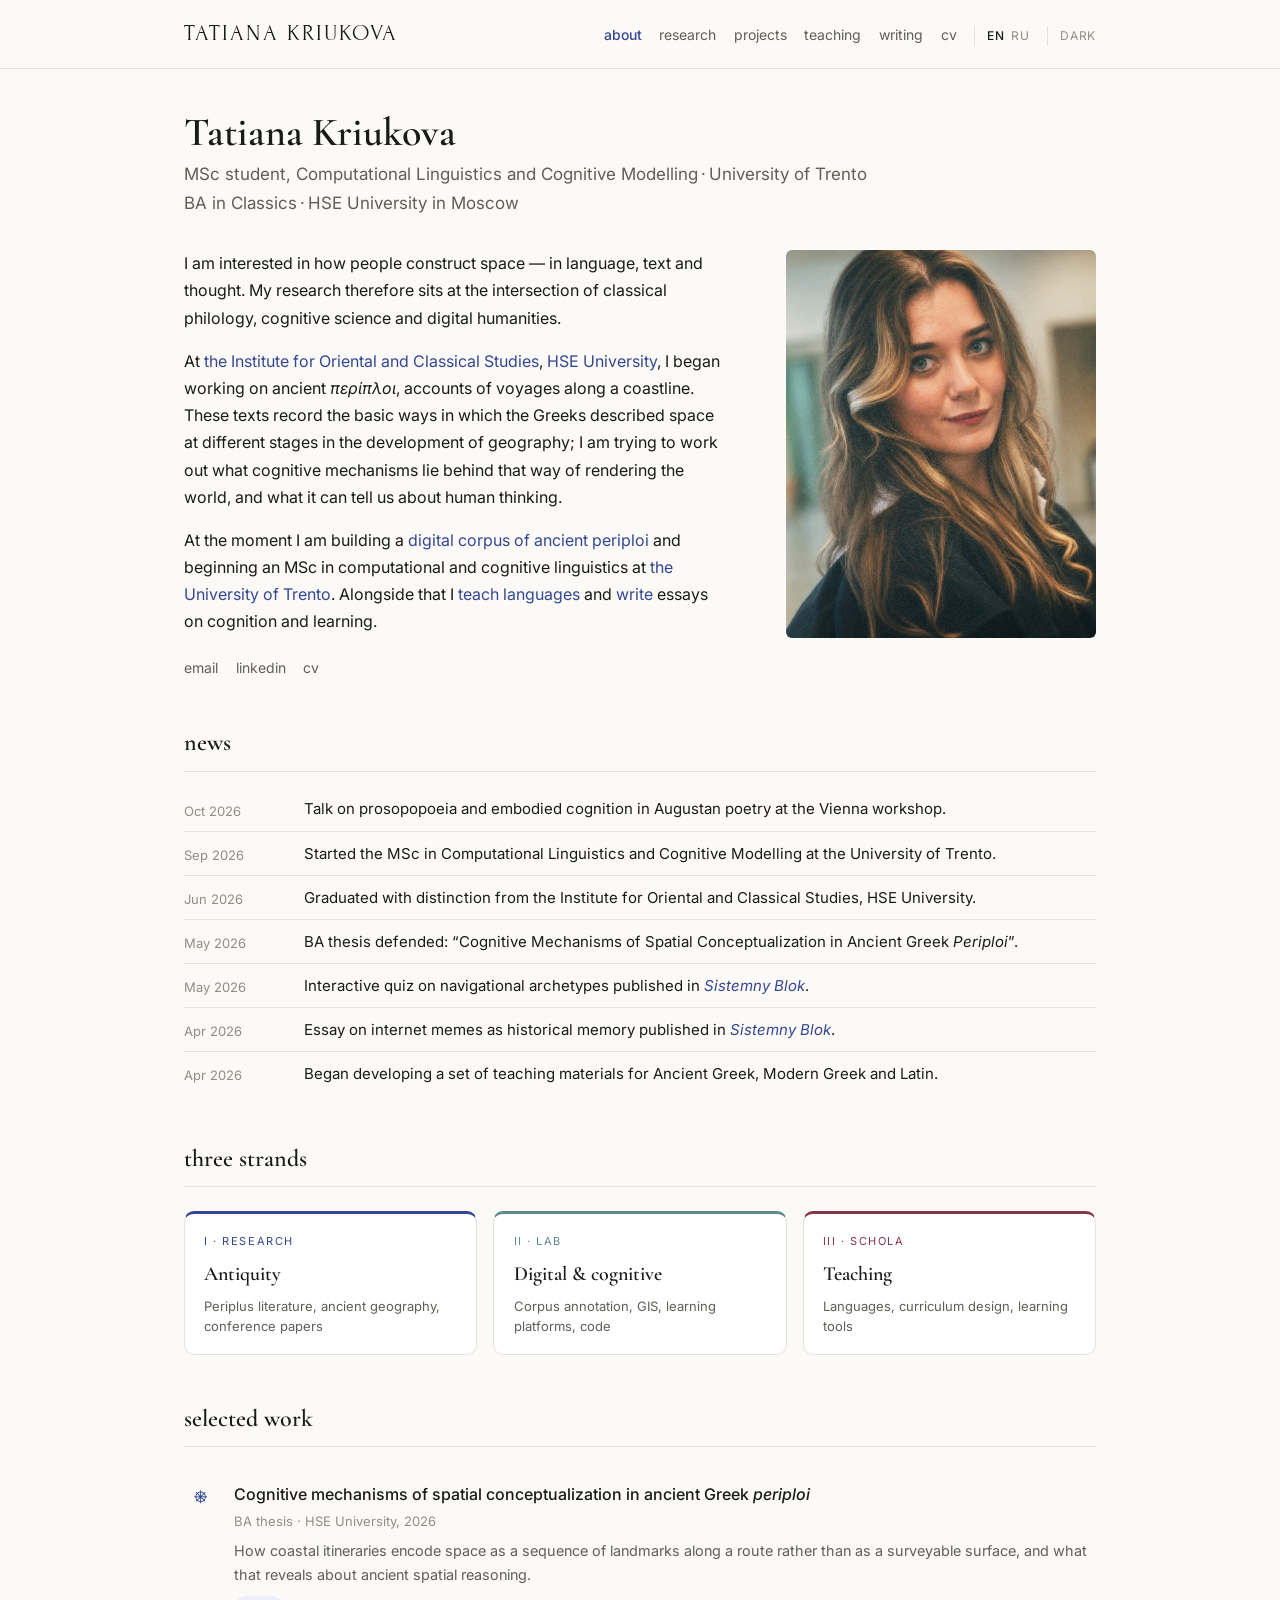
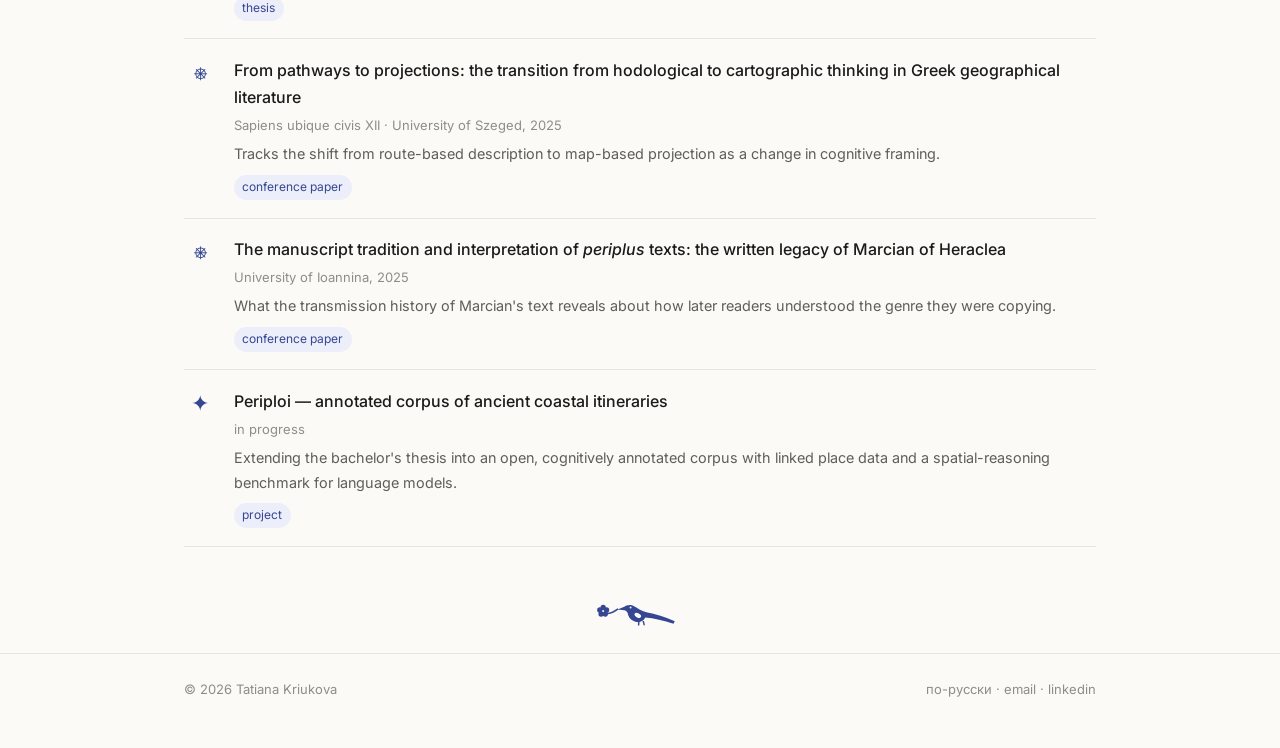
<file: index.html>
<!DOCTYPE html>
<html lang="en">
<head>
<meta charset="utf-8">
<meta name="viewport" content="width=device-width, initial-scale=1">
<title>Tatiana Kriukova — cognition, coastlines, and code</title>
<meta name="description" content="Classicist and computational linguist. Periplus literature, spatial cognition in ancient Greek geographical writing, digital humanities and language teaching.">
<link rel="canonical" href="https://takovaya.github.io/">
<meta name="google-site-verification" content="JOXgi3MDmleic7Cc4HvrXkIG1Qavcxxr2HMPaL16uUY" />
<link rel="alternate" hreflang="en" href="./">
<link rel="alternate" hreflang="ru" href="ru/">
<link rel="alternate" hreflang="x-default" href="https://takovaya.github.io/">
<link rel="preconnect" href="https://fonts.googleapis.com">
<link rel="preconnect" href="https://fonts.gstatic.com" crossorigin>
<link href="https://fonts.googleapis.com/css2?family=Cormorant+Garamond:wght@400;500;600&family=Forum&family=Inter:wght@400;500&display=swap" rel="stylesheet">
<link rel="stylesheet" href="assets/css/style.css">
<script src="assets/js/theme.js"></script>
</head>
<body class="branch-research">

<header class="site-head">
  <div class="wrap">
    <a class="brand" href="./">TATIANA KRIUKOVA</a>
    <nav class="nav">
      <a class="here" href="./">about</a>
      <a href="research.html">research</a>
      <a href="projects.html">projects</a>
      <a href="teaching.html">teaching</a>
      <a href="blog.html">writing</a>
      <a href="cv.html">cv</a>
      <span class="lang"><a class="on" href="./">en</a><a href="ru/" hreflang="ru">ru</a></span>
      <button class="theme" type="button" data-theme-toggle></button>
    </nav>
  </div>
</header>

<main class="wrap">

  <h1>Tatiana Kriukova</h1>
  <p class="lede">MSc student, Computational Linguistics and Cognitive Modelling&thinsp;·&thinsp;University of Trento<br>
  BA in Classics&thinsp;·&thinsp;HSE University in Moscow</p>

  <div class="intro">
    <div>
      <p>I am interested in how people construct space — in language, text and thought. My research therefore sits at the intersection of classical philology, cognitive science and digital humanities.</p>
      <p>At <a href="https://iocs.hse.ru/en/">the Institute for Oriental and Classical Studies</a>, <a href="https://www.hse.ru/en/">HSE University</a>, I began working on ancient <em>περίπλοι</em>, accounts of voyages along a coastline. These texts record the basic ways in which the Greeks described space at different stages in the development of geography; I am trying to work out what cognitive mechanisms lie behind that way of rendering the world, and what it can tell us about human thinking.</p>
      <p>At the moment I am building a <a href="projects.html">digital corpus of ancient periploi</a> and beginning an MSc in computational and cognitive linguistics at <a href="https://www.unitn.it/en">the University of Trento</a>. Alongside that I <a href="teaching.html">teach languages</a> and <a href="blog.html">write</a> essays on cognition and learning.</p>
      <div class="links">
        <a href="mailto:ich@takovaya.ru">email</a>
        <a href="https://www.linkedin.com/in/tatiana-kriukova-4731b1351/">linkedin</a>
        <a href="cv.html">cv</a>
      </div>
    </div>
    <img class="portrait" src="assets/img/portrait.jpg" alt="Portrait of Tatiana Kriukova">
  </div>

  <h2>news</h2>
  <ul class="news">
    <li><time>Oct 2026</time><span>Talk on prosopopoeia and embodied cognition in Augustan poetry at the Vienna workshop.</span></li>
    <li><time>Sep 2026</time><span>Started the MSc in Computational Linguistics and Cognitive Modelling at the University of Trento.</span></li>
    <li><time>Jun 2026</time><span>Graduated with distinction from the Institute for Oriental and Classical Studies, HSE University.</span></li>
    <li><time>May 2026</time><span>BA thesis defended: “Cognitive Mechanisms of Spatial Conceptualization in Ancient Greek <em>Periploi</em>”.</span></li>
    <li><time>May 2026</time><span>Interactive quiz on navigational archetypes published in <a href="https://sysblok.ru/test/test-vy-orientiruetes-v-prostranstve-kak-odissej-ili-kak-jandeks-karty/"><em>Sistemny Blok</em></a>.</span></li>
    <li><time>Apr 2026</time><span>Essay on internet memes as historical memory published in <a href="https://sysblok.ru/history/memory-pochemu-memy-jeto-tozhe-istoricheskaja-pamjat/"><em>Sistemny Blok</em></a>.</span></li>
    <li><time>Apr 2026</time><span>Began developing a set of teaching materials for Ancient Greek, Modern Greek and Latin.</span></li>
  </ul>

  <h2>three strands</h2>
  <div class="branches">
    <a class="branch b-research" href="research.html">
      <div class="k">I · research</div>
      <div class="t">Antiquity</div>
      <div class="d">Periplus literature, ancient geography, conference papers</div>
    </a>
    <a class="branch b-lab" href="projects.html">
      <div class="k">II · lab</div>
      <div class="t">Digital &amp; cognitive</div>
      <div class="d">Corpus annotation, GIS, learning platforms, code</div>
    </a>
    <a class="branch b-schola" href="teaching.html">
      <div class="k">III · schola</div>
      <div class="t">Teaching</div>
      <div class="d">Languages, curriculum design, learning tools</div>
    </a>
  </div>

  <h2>selected work</h2>

  <div class="entry">
    <div class="thumb" aria-hidden="true">⎈</div>
    <div>
      <p class="t">Cognitive mechanisms of spatial conceptualization in ancient Greek <em>periploi</em></p>
      <p class="m">BA thesis · HSE University, 2026</p>
      <p class="s">How coastal itineraries encode space as a sequence of landmarks along a route rather than as a surveyable surface, and what that reveals about ancient spatial reasoning.</p>
      <div class="tags"><span class="tag">thesis</span></div>
    </div>
  </div>

  <div class="entry">
    <div class="thumb" aria-hidden="true">⎈</div>
    <div>
      <p class="t">From pathways to projections: the transition from hodological to cartographic thinking in Greek geographical literature</p>
      <p class="m">Sapiens ubique civis XII · University of Szeged, 2025</p>
      <p class="s">Tracks the shift from route-based description to map-based projection as a change in cognitive framing.</p>
      <div class="tags"><span class="tag">conference paper</span></div>
    </div>
  </div>

  <div class="entry">
    <div class="thumb" aria-hidden="true">⎈</div>
    <div>
      <p class="t">The manuscript tradition and interpretation of <em>periplus</em> texts: the written legacy of Marcian of Heraclea</p>
      <p class="m">University of Ioannina, 2025</p>
      <p class="s">What the transmission history of Marcian's text reveals about how later readers understood the genre they were copying.</p>
      <div class="tags"><span class="tag">conference paper</span></div>
    </div>
  </div>

  <div class="entry">
    <div class="thumb" aria-hidden="true">✦</div>
    <div>
      <p class="t">Periploi — annotated corpus of ancient coastal itineraries</p>
      <p class="m">in progress</p>
      <p class="s">Extending the bachelor's thesis into an open, cognitively annotated corpus with linked place data and a spatial-reasoning benchmark for language models.</p>
      <div class="tags"><span class="tag">project</span></div>
    </div>
  </div>

  <div class="rule" aria-hidden="true"></div>

</main>

<footer class="site-foot">
  <div class="wrap">
    <span>© 2026 Tatiana Kriukova</span>
    <span><a href="ru/">по-русски</a> · <a href="mailto:ich@takovaya.ru">email</a> · <a href="https://www.linkedin.com/in/tatiana-kriukova-4731b1351/">linkedin</a></span>
  </div>
</footer>

</body>
</html>
</file>
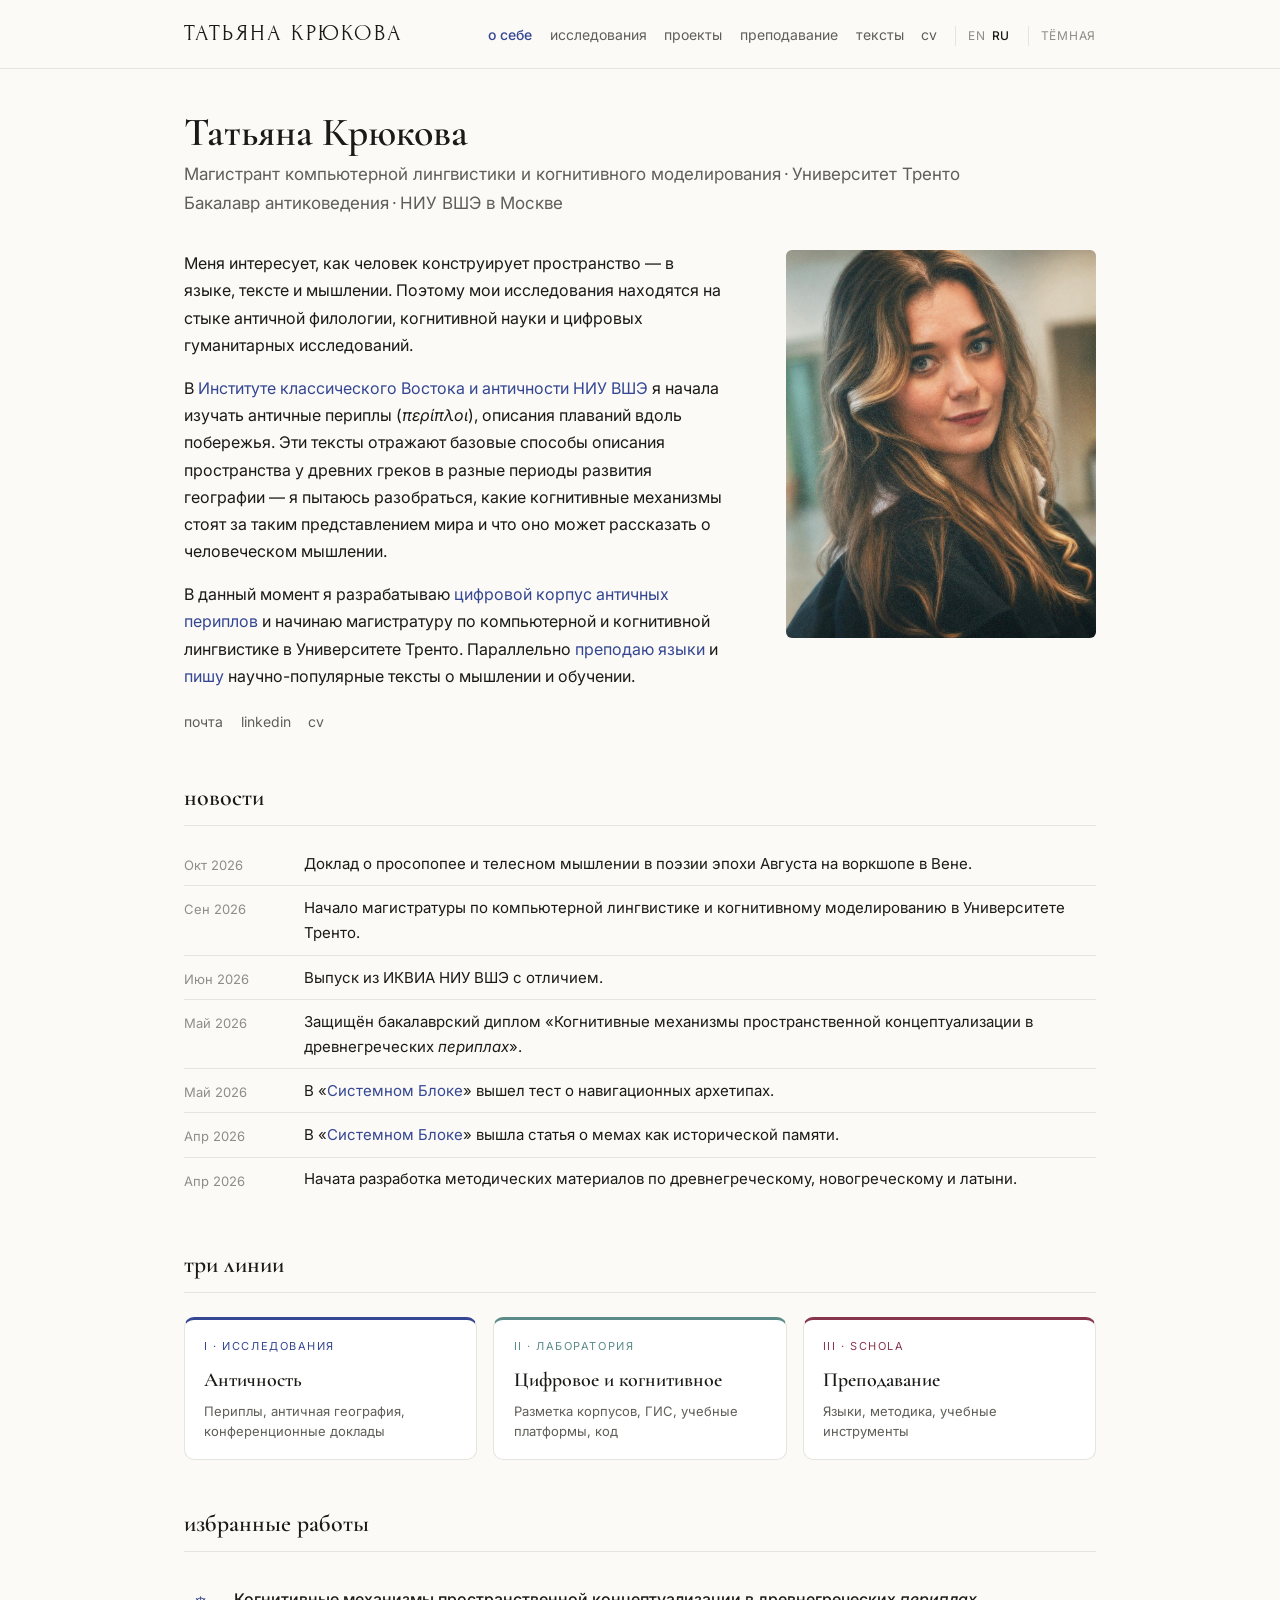
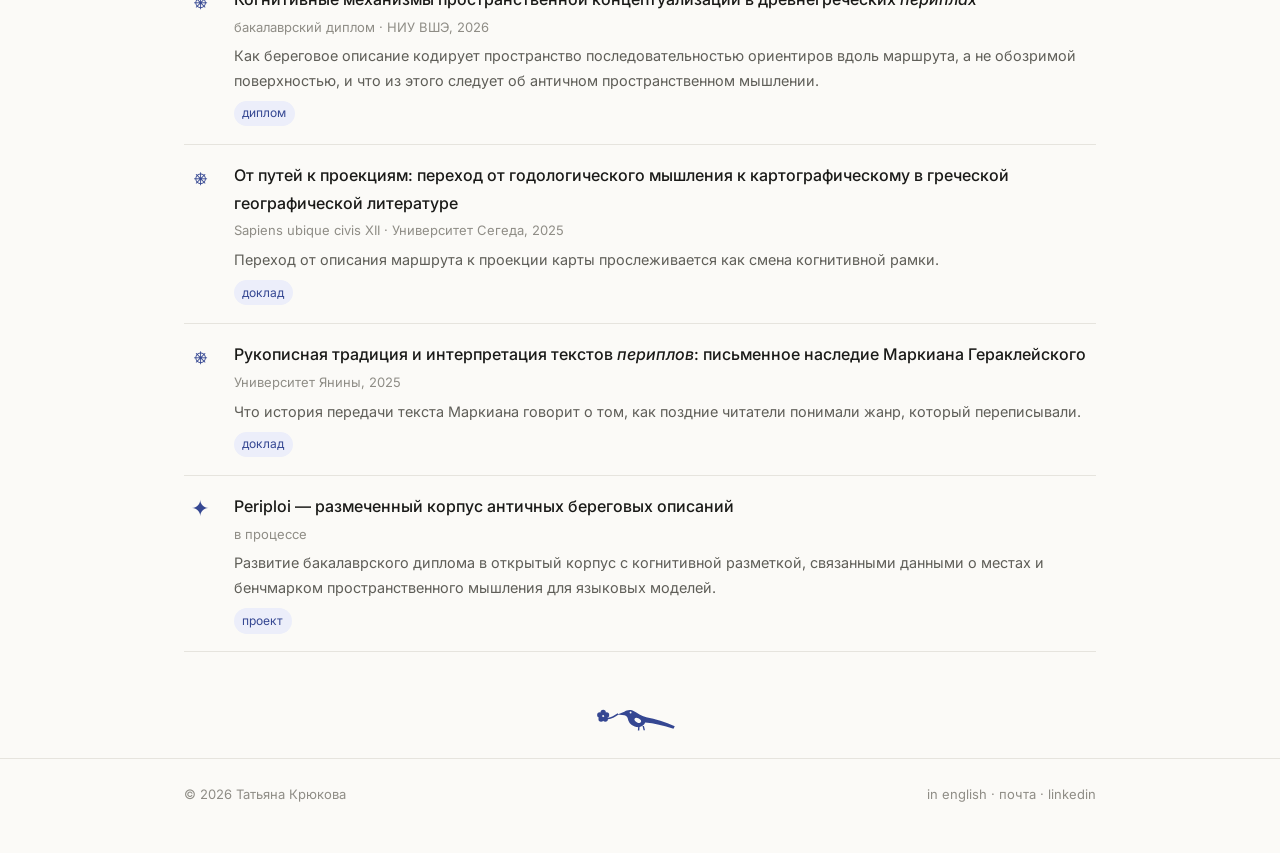
<file: ru/index.html>
<!DOCTYPE html>
<html lang="ru">
<head>
<meta charset="utf-8">
<meta name="viewport" content="width=device-width, initial-scale=1">
<title>Татьяна Крюкова – познание, берега и код</title>
<meta name="description" content="Антиковед и компьютерный лингвист. Периплы, пространственное мышление в античной географической литературе, цифровые методы и преподавание языков.">
<link rel="canonical" href="https://takovaya.github.io/ru/">
<link rel="canonical" href="https://takovaya.github.io/ru/">
<link rel="alternate" hreflang="en" href="../index.html">
<link rel="alternate" hreflang="ru" href="index.html">
<link rel="alternate" hreflang="x-default" href="https://takovaya.github.io/">
<link rel="preconnect" href="https://fonts.googleapis.com">
<link rel="preconnect" href="https://fonts.gstatic.com" crossorigin>
<link href="https://fonts.googleapis.com/css2?family=Cormorant+Garamond:wght@400;500;600&family=Forum&family=Inter:wght@400;500&display=swap" rel="stylesheet">
<link rel="stylesheet" href="../assets/css/style.css">
<script src="../assets/js/theme.js"></script>
</head>
<body class="branch-research">

<header class="site-head">
  <div class="wrap">
    <a class="brand" href="index.html">ТАТЬЯНА КРЮКОВА</a>
    <nav class="nav">
      <a class="here" href="index.html">о себе</a>
      <a href="research.html">исследования</a>
      <a href="projects.html">проекты</a>
      <a href="teaching.html">преподавание</a>
      <a href="blog.html">тексты</a>
      <a href="cv.html">cv</a>
      <span class="lang"><a href="../index.html" hreflang="en">en</a><a class="on" href="index.html">ru</a></span>
      <button class="theme" type="button" data-theme-toggle></button>
    </nav>
  </div>
</header>

<main class="wrap">

  <h1>Татьяна Крюкова</h1>
  <p class="lede">Магистрант компьютерной лингвистики и когнитивного моделирования&thinsp;·&thinsp;Университет Тренто<br>
  Бакалавр антиковедения&thinsp;·&thinsp;НИУ ВШЭ в Москве</p>

  <div class="intro">
    <div>
      <p>Меня интересует, как человек конструирует пространство — в языке, тексте и мышлении. Поэтому мои исследования находятся на стыке античной филологии, когнитивной науки и цифровых гуманитарных исследований.</p>
      <p>В <a href="https://iocs.hse.ru/">Институте классического Востока и античности</a> <a href="https://www.hse.ru/">НИУ ВШЭ</a> я начала изучать античные периплы (<em>περίπλοι</em>), описания плаваний вдоль побережья. Эти тексты отражают базовые способы описания пространства у древних греков в разные периоды развития географии — я пытаюсь разобраться, какие когнитивные механизмы стоят за таким представлением мира и что оно может рассказать о человеческом мышлении.</p>
      <p>В данный момент я разрабатываю <a href="projects.html">цифровой корпус античных периплов</a> и начинаю магистратуру по компьютерной и когнитивной лингвистике в Университете Тренто. Параллельно <a href="teaching.html">преподаю языки</a> и <a href="blog.html">пишу</a> научно-популярные тексты о мышлении и обучении.</p>
      <div class="links">
        <a href="mailto:ich@takovaya.ru">почта</a>
        <a href="https://www.linkedin.com/in/tatiana-kriukova-4731b1351/">linkedin</a>
        <a href="cv.html">cv</a>
      </div>
    </div>
    <img class="portrait" src="../assets/img/portrait.jpg" alt="Портрет Татьяны Крюковой">
  </div>

  <h2>новости</h2>
  <ul class="news">
    <li><time>Окт 2026</time><span>Доклад о просопопее и телесном мышлении в поэзии эпохи Августа на воркшопе в Вене.</span></li>
    <li><time>Сен 2026</time><span>Начало магистратуры по компьютерной лингвистике и когнитивному моделированию в Университете Тренто.</span></li>
    <li><time>Июн 2026</time><span>Выпуск из ИКВИА НИУ ВШЭ с отличием.</span></li>
    <li><time>Май 2026</time><span>Защищён бакалаврский диплом «Когнитивные механизмы пространственной концептуализации в древнегреческих <em>периплах</em>».</span></li>
    <li><time>Май 2026</time><span>В «<a href="https://sysblok.ru/test/test-vy-orientiruetes-v-prostranstve-kak-odissej-ili-kak-jandeks-karty/">Системном Блоке</a>» вышел тест о навигационных архетипах.</span></li>
    <li><time>Апр 2026</time><span>В «<a href="https://sysblok.ru/history/memory-pochemu-memy-jeto-tozhe-istoricheskaja-pamjat/">Системном Блоке</a>» вышла статья о мемах как исторической памяти.</span></li>
    <li><time>Апр 2026</time><span>Начата разработка методических материалов по древнегреческому, новогреческому и латыни.</span></li>
  </ul>

  <h2>три линии</h2>
  <div class="branches">
    <a class="branch b-research" href="research.html">
      <div class="k">I · исследования</div>
      <div class="t">Античность</div>
      <div class="d">Периплы, античная география, конференционные доклады</div>
    </a>
    <a class="branch b-lab" href="projects.html">
      <div class="k">II · лаборатория</div>
      <div class="t">Цифровое и когнитивное</div>
      <div class="d">Разметка корпусов, ГИС, учебные платформы, код</div>
    </a>
    <a class="branch b-schola" href="teaching.html">
      <div class="k">III · schola</div>
      <div class="t">Преподавание</div>
      <div class="d">Языки, методика, учебные инструменты</div>
    </a>
  </div>

  <h2>избранные работы</h2>

  <div class="entry">
    <div class="thumb" aria-hidden="true">⎈</div>
    <div>
      <p class="t">Когнитивные механизмы пространственной концептуализации в древнегреческих <em>периплах</em></p>
      <p class="m">бакалаврский диплом · НИУ ВШЭ, 2026</p>
      <p class="s">Как береговое описание кодирует пространство последовательностью ориентиров вдоль маршрута, а не обозримой поверхностью, и что из этого следует об античном пространственном мышлении.</p>
      <div class="tags"><span class="tag">диплом</span></div>
    </div>
  </div>

  <div class="entry">
    <div class="thumb" aria-hidden="true">⎈</div>
    <div>
      <p class="t">От путей к проекциям: переход от годологического мышления к картографическому в греческой географической литературе</p>
      <p class="m">Sapiens ubique civis XII · Университет Сегеда, 2025</p>
      <p class="s">Переход от описания маршрута к проекции карты прослеживается как смена когнитивной рамки.</p>
      <div class="tags"><span class="tag">доклад</span></div>
    </div>
  </div>

  <div class="entry">
    <div class="thumb" aria-hidden="true">⎈</div>
    <div>
      <p class="t">Рукописная традиция и интерпретация текстов <em>периплов</em>: письменное наследие Маркиана Гераклейского</p>
      <p class="m">Университет Янины, 2025</p>
      <p class="s">Что история передачи текста Маркиана говорит о том, как поздние читатели понимали жанр, который переписывали.</p>
      <div class="tags"><span class="tag">доклад</span></div>
    </div>
  </div>

  <div class="entry">
    <div class="thumb" aria-hidden="true">✦</div>
    <div>
      <p class="t">Periploi — размеченный корпус античных береговых описаний</p>
      <p class="m">в процессе</p>
      <p class="s">Развитие бакалаврского диплома в открытый корпус с когнитивной разметкой, связанными данными о местах и бенчмарком пространственного мышления для языковых моделей.</p>
      <div class="tags"><span class="tag">проект</span></div>
    </div>
  </div>

  <div class="rule" aria-hidden="true"></div>

</main>

<footer class="site-foot">
  <div class="wrap">
    <span>© 2026 Татьяна Крюкова</span>
    <span><a href="../index.html">in english</a> · <a href="mailto:ich@takovaya.ru">почта</a> · <a href="https://www.linkedin.com/in/tatiana-kriukova-4731b1351/">linkedin</a></span>
  </div>
</footer>

</body>
</html>
</file>
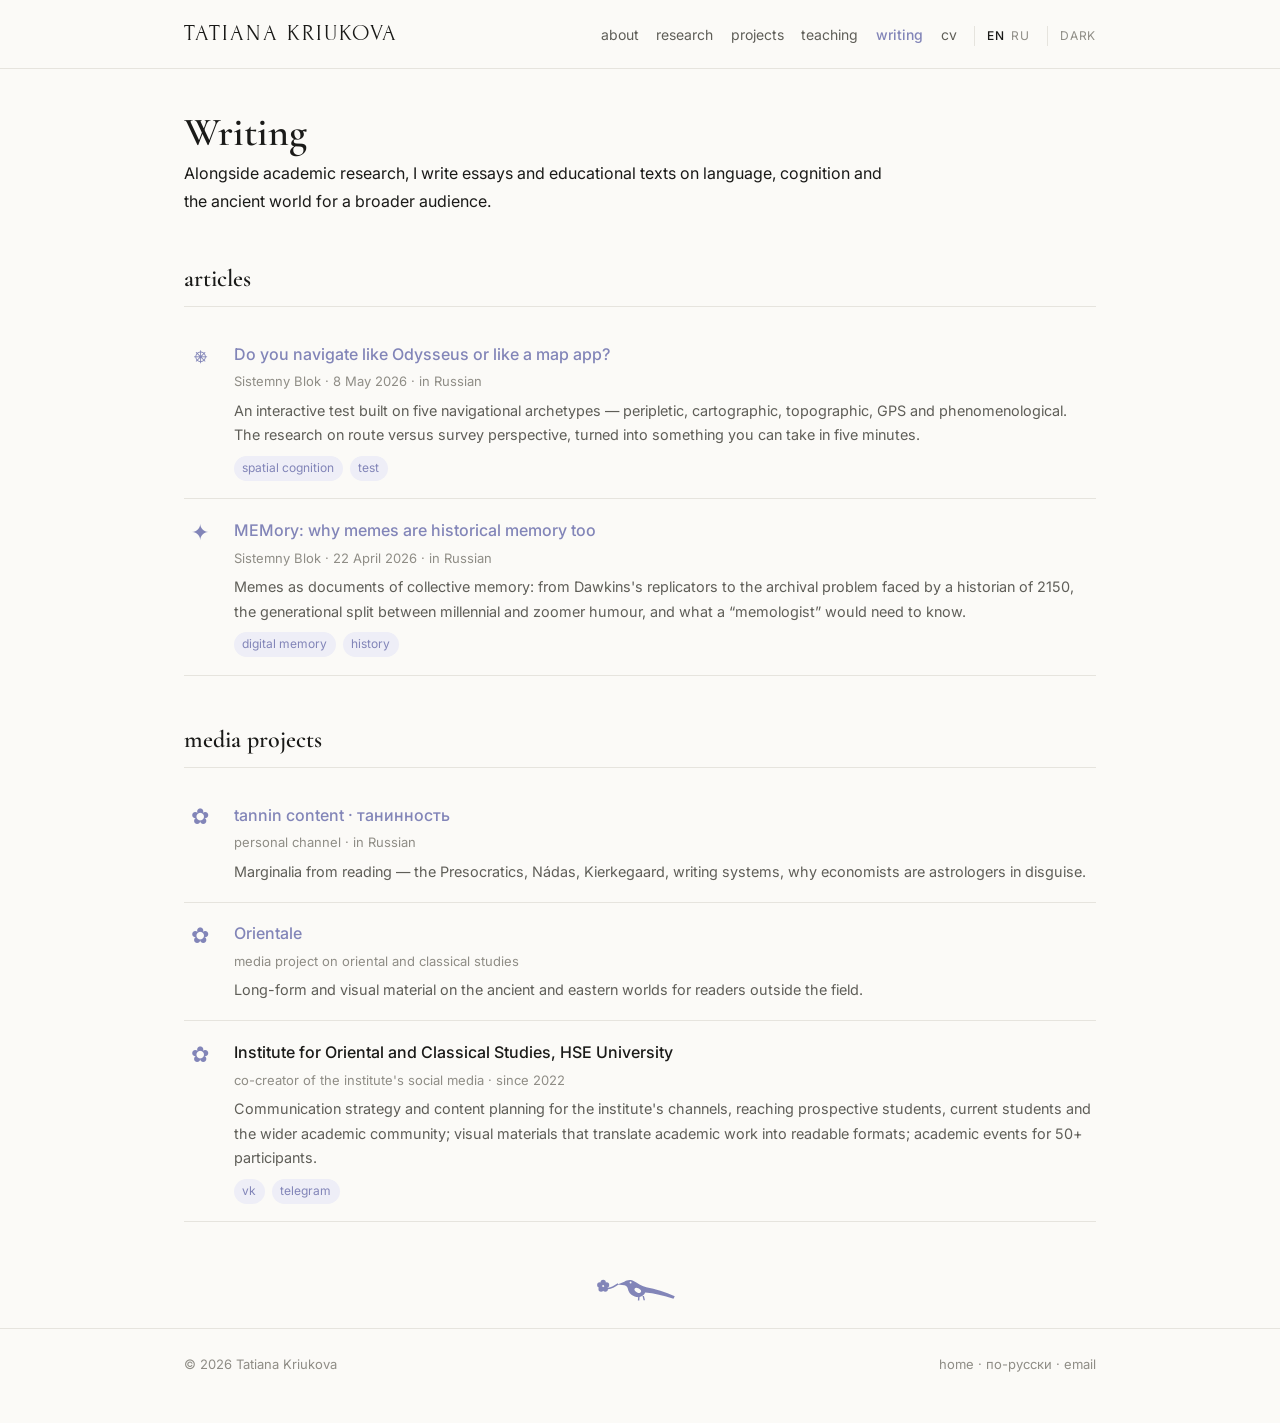
<file: blog.html>
<!DOCTYPE html>
<html lang="en">
<head>
<meta charset="utf-8">
<meta name="viewport" content="width=device-width, initial-scale=1">
<title>Writing — Tatiana Kriukova</title>
<meta name="description" content="Popular science writing on spatial thinking and digital memory, and media projects in classics and oriental studies.">
<link rel="canonical" href="https://takovaya.github.io/blog.html">
<link rel="alternate" hreflang="en" href="blog.html">
<link rel="alternate" hreflang="ru" href="ru/blog.html">
<link rel="alternate" hreflang="x-default" href="https://takovaya.github.io/blog.html">
<link rel="preconnect" href="https://fonts.googleapis.com">
<link rel="preconnect" href="https://fonts.gstatic.com" crossorigin>
<link href="https://fonts.googleapis.com/css2?family=Cormorant+Garamond:wght@400;500;600&family=Forum&family=Inter:wght@400;500&display=swap" rel="stylesheet">
<link rel="stylesheet" href="assets/css/style.css">
<script src="assets/js/theme.js"></script>
</head>
<body class="branch-writing">

<header class="site-head">
  <div class="wrap">
    <a class="brand" href="index.html">TATIANA KRIUKOVA</a>
    <nav class="nav">
      <a href="index.html">about</a>
      <a href="research.html">research</a>
      <a href="projects.html">projects</a>
      <a href="teaching.html">teaching</a>
      <a class="here" href="blog.html">writing</a>
      <a href="cv.html">cv</a>
      <span class="lang"><a class="on" href="blog.html">en</a><a href="ru/blog.html" hreflang="ru">ru</a></span>
      <button class="theme" type="button" data-theme-toggle></button>
    </nav>
  </div>
</header>

<main class="wrap">

  <h1>Writing</h1>
  <p>Alongside academic research, I write essays and educational texts on language, cognition and the ancient world for a broader audience.</p>

  <h2>articles</h2>

  <div class="entry">
    <div class="thumb" aria-hidden="true">⎈</div>
    <div>
      <p class="t"><a href="https://sysblok.ru/test/test-vy-orientiruetes-v-prostranstve-kak-odissej-ili-kak-jandeks-karty/">Do you navigate like Odysseus or like a map app?</a></p>
      <p class="m">Sistemny Blok · 8 May 2026 · in Russian</p>
      <p class="s">An interactive test built on five navigational archetypes — peripletic, cartographic, topographic, GPS and phenomenological. The research on route versus survey perspective, turned into something you can take in five minutes.</p>
      <div class="tags"><span class="tag">spatial cognition</span><span class="tag">test</span></div>
    </div>
  </div>

  <div class="entry">
    <div class="thumb" aria-hidden="true">✦</div>
    <div>
      <p class="t"><a href="https://sysblok.ru/history/memory-pochemu-memy-jeto-tozhe-istoricheskaja-pamjat/">MEMory: why memes are historical memory too</a></p>
      <p class="m">Sistemny Blok · 22 April 2026 · in Russian</p>
      <p class="s">Memes as documents of collective memory: from Dawkins's replicators to the archival problem faced by a historian of 2150, the generational split between millennial and zoomer humour, and what a “memologist” would need to know.</p>
      <div class="tags"><span class="tag">digital memory</span><span class="tag">history</span></div>
    </div>
  </div>

  <h2>media projects</h2>

  <div class="entry">
    <div class="thumb" aria-hidden="true">✿</div>
    <div>
      <p class="t"><a href="https://t.me/tanninost">tannin content · танинность</a></p>
      <p class="m">personal channel · in Russian</p>
      <p class="s">Marginalia from reading — the Presocratics, Nádas, Kierkegaard, writing systems, why economists are astrologers in disguise.</p>
    </div>
  </div>

  <div class="entry">
    <div class="thumb" aria-hidden="true">✿</div>
    <div>
      <p class="t"><a href="https://vk.ru/orienttale">Orientale</a></p>
      <p class="m">media project on oriental and classical studies</p>
      <p class="s">Long-form and visual material on the ancient and eastern worlds for readers outside the field.</p>
    </div>
  </div>

  <div class="entry">
    <div class="thumb" aria-hidden="true">✿</div>
    <div>
      <p class="t">Institute for Oriental and Classical Studies, HSE University</p>
      <p class="m">co-creator of the institute's social media · since 2022</p>
      <p class="s">Communication strategy and content planning for the institute's channels, reaching prospective students, current students and the wider academic community; visual materials that translate academic work into readable formats; academic events for 50+ participants.</p>
      <div class="tags"><a class="tag" href="https://vk.ru/iocs_hse">vk</a><a class="tag" href="https://t.me/iocs_hse">telegram</a></div>
    </div>
  </div>

  <div class="rule" aria-hidden="true"></div>

</main>

<footer class="site-foot">
  <div class="wrap">
    <span>© 2026 Tatiana Kriukova</span>
    <span><a href="index.html">home</a> · <a href="ru/blog.html">по-русски</a> · <a href="mailto:ich@takovaya.ru">email</a></span>
  </div>
</footer>

</body>
</html>
</file>
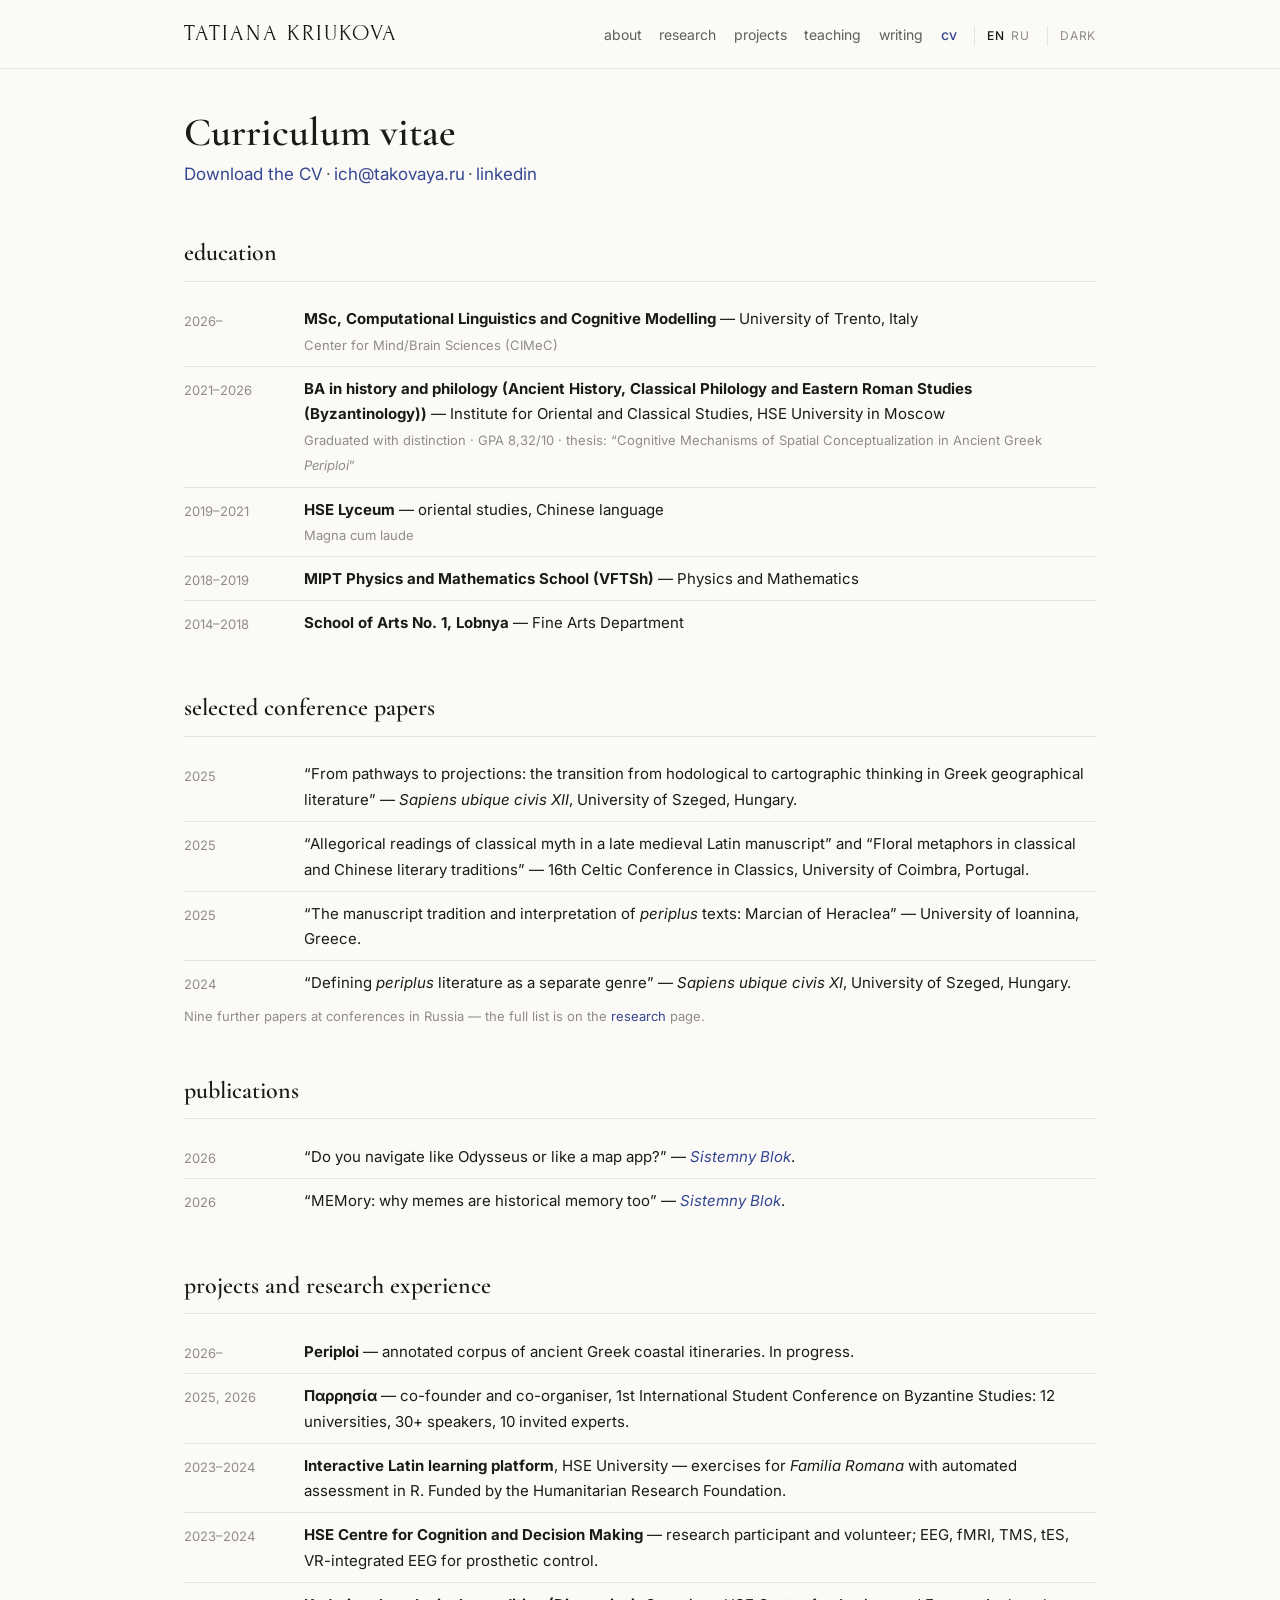
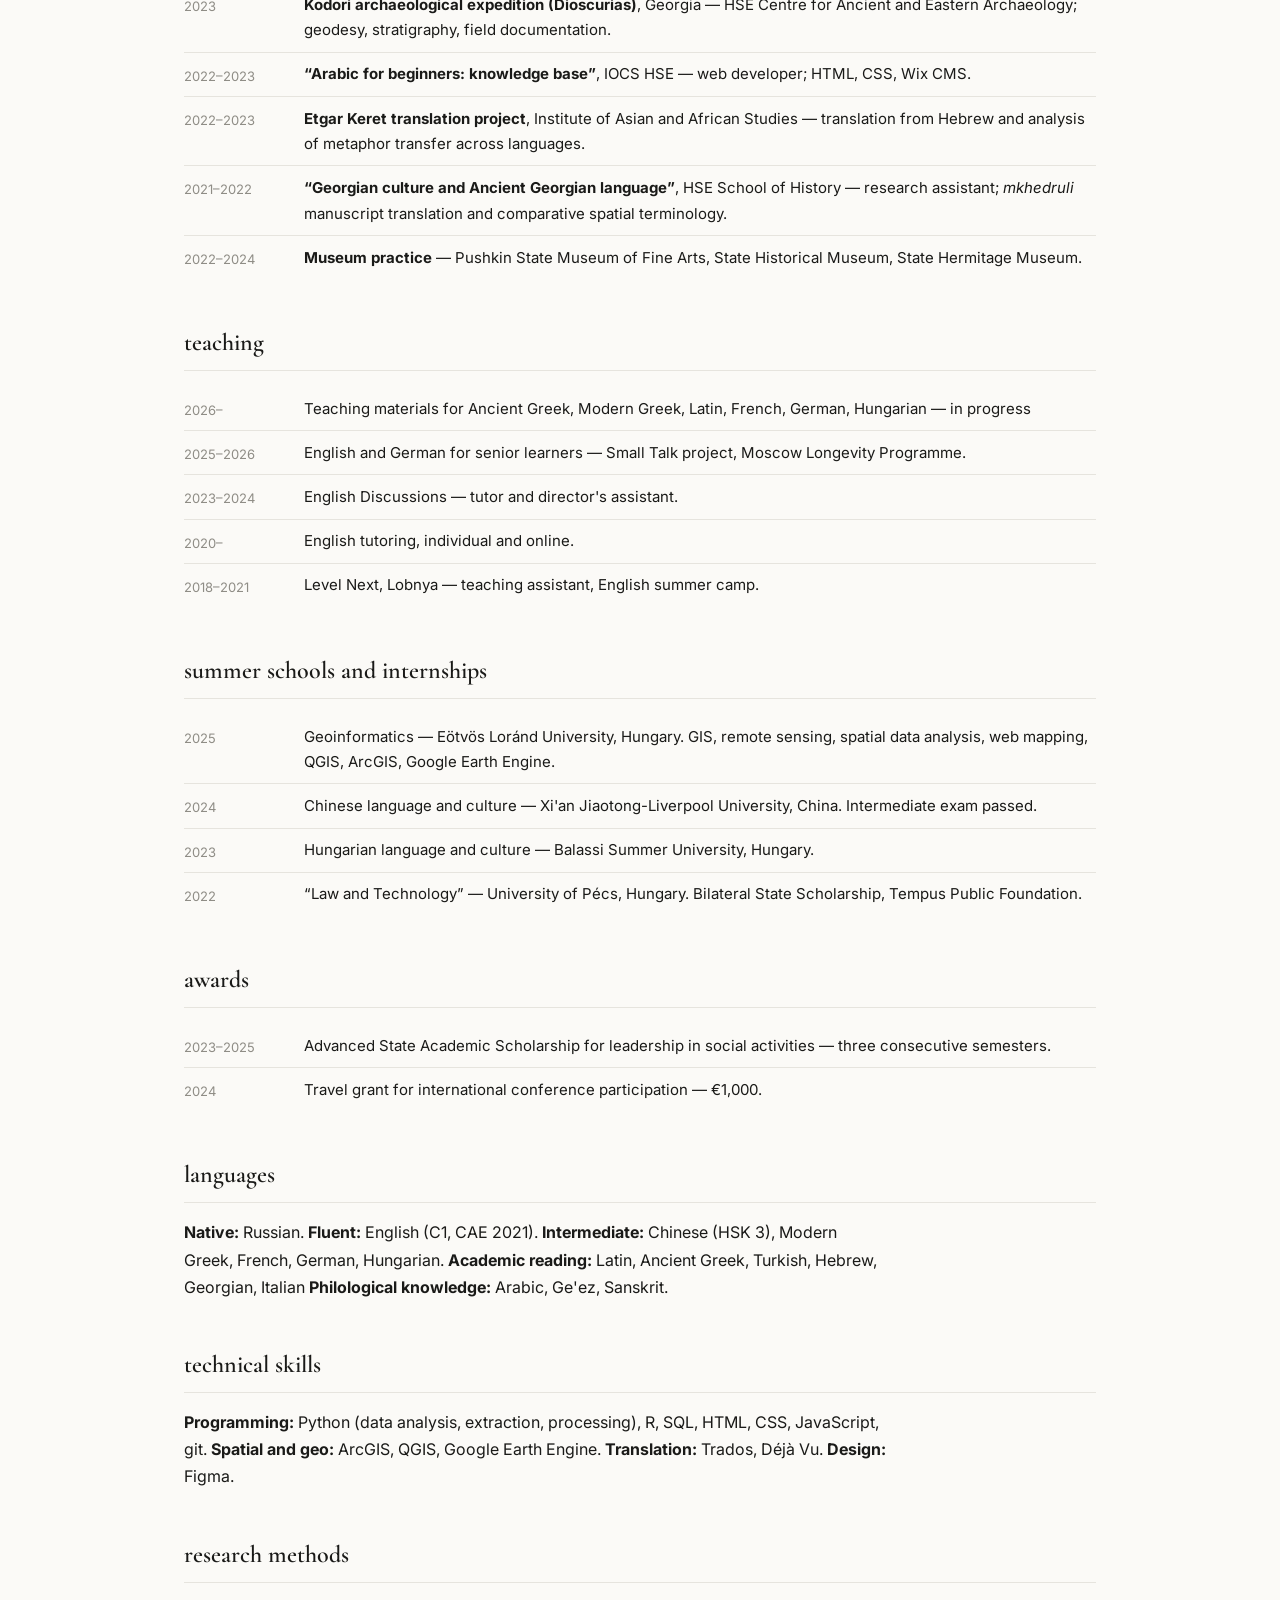
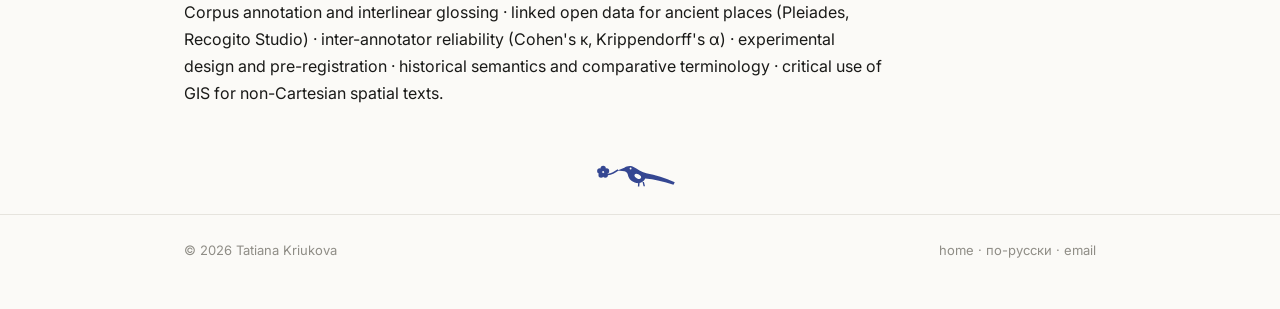
<file: cv.html>
<!DOCTYPE html>
<html lang="en">
<head>
<meta charset="utf-8">
<meta name="viewport" content="width=device-width, initial-scale=1">
<title>CV — Tatiana Kriukova</title>
<meta name="description" content="Curriculum vitae: education, research, conferences, teaching, languages and technical skills.">
<link rel="canonical" href="https://takovaya.github.io/cv.html">
<link rel="alternate" hreflang="en" href="cv.html">
<link rel="alternate" hreflang="ru" href="ru/cv.html">
<link rel="alternate" hreflang="x-default" href="https://takovaya.github.io/cv.html">
<link rel="preconnect" href="https://fonts.googleapis.com">
<link rel="preconnect" href="https://fonts.gstatic.com" crossorigin>
<link href="https://fonts.googleapis.com/css2?family=Cormorant+Garamond:wght@400;500;600&family=Forum&family=Inter:wght@400;500&display=swap" rel="stylesheet">
<link rel="stylesheet" href="assets/css/style.css">
<script src="assets/js/theme.js"></script>
</head>
<body class="branch-research">

<header class="site-head">
  <div class="wrap">
    <a class="brand" href="index.html">TATIANA KRIUKOVA</a>
    <nav class="nav">
      <a href="index.html">about</a>
      <a href="research.html">research</a>
      <a href="projects.html">projects</a>
      <a href="teaching.html">teaching</a>
      <a href="blog.html">writing</a>
      <a class="here" href="cv.html">cv</a>
      <span class="lang"><a class="on" href="cv.html">en</a><a href="ru/cv.html" hreflang="ru">ru</a></span>
      <button class="theme" type="button" data-theme-toggle></button>
    </nav>
  </div>
</header>

<main class="wrap">

  <h1>Curriculum vitae</h1>
  <p class="lede"><a href="assets/cv.pdf">Download the CV</a>&thinsp;·&thinsp;<a href="mailto:ich@takovaya.ru">ich@takovaya.ru</a>&thinsp;·&thinsp;<a href="https://www.linkedin.com/in/tatiana-kriukova-4731b1351/">linkedin</a></p>

  <h2>education</h2>
  <ul class="news">
    <li><time>2026–</time><span><strong>MSc, Computational Linguistics and Cognitive Modelling</strong> — University of Trento, Italy<br><span class="small">Center for Mind/Brain Sciences (CIMeC)</span></span></li>
    <li><time>2021–2026</time><span><strong>BA in history and philology (Ancient History, Classical Philology and Eastern Roman Studies (Byzantinology)) </strong> — Institute for Oriental and Classical Studies, HSE University in Moscow<br><span class="small">Graduated with distinction · GPA 8,32/10 · thesis: “Cognitive Mechanisms of Spatial Conceptualization in Ancient Greek <em>Periploi</em>”</span></span></li>
    <li><time>2019–2021</time><span><strong>HSE Lyceum</strong> — oriental studies, Chinese language<br><span class="small">Magna cum laude</span></span></li>
    <li><time>2018–2019</time><span><strong>MIPT Physics and Mathematics School (VFTSh)</strong> — Physics and Mathematics<br><span class="small"></span></span></li>
    <li><time>2014–2018</time><span><strong>School of Arts No. 1, Lobnya</strong> — Fine Arts Department<br><span class="small"></span></span></li>
  </ul>

  <h2>selected conference papers</h2>
  <ul class="news">
    <li><time>2025</time><span>“From pathways to projections: the transition from hodological to cartographic thinking in Greek geographical literature” — <em>Sapiens ubique civis XII</em>, University of Szeged, Hungary.</span></li>
    <li><time>2025</time><span>“Allegorical readings of classical myth in a late medieval Latin manuscript” and “Floral metaphors in classical and Chinese literary traditions” — 16th Celtic Conference in Classics, University of Coimbra, Portugal.</span></li>
    <li><time>2025</time><span>“The manuscript tradition and interpretation of <em>periplus</em> texts: Marcian of Heraclea” — University of Ioannina, Greece.</span></li>
    <li><time>2024</time><span>“Defining <em>periplus</em> literature as a separate genre” — <em>Sapiens ubique civis XI</em>, University of Szeged, Hungary.</span></li>
  </ul>
  <p class="small">Nine further papers at conferences in Russia — the full list is on the <a href="research.html">research</a> page.</p>

  <h2>publications</h2>
  <ul class="news">
    <li><time>2026</time><span>“Do you navigate like Odysseus or like a map app?” — <a href="https://sysblok.ru/test/test-vy-orientiruetes-v-prostranstve-kak-odissej-ili-kak-jandeks-karty/"><em>Sistemny Blok</em></a>.</span></li>
    <li><time>2026</time><span>“MEMory: why memes are historical memory too” — <a href="https://sysblok.ru/history/memory-pochemu-memy-jeto-tozhe-istoricheskaja-pamjat/"><em>Sistemny Blok</em></a>.</span></li>
  </ul>

  <h2>projects and research experience</h2>
  <ul class="news">
    <li><time>2026–</time><span><strong>Periploi</strong> — annotated corpus of ancient Greek coastal itineraries. In progress.</span></li>
    <li><time>2025, 2026</time><span><strong>Παρρησία</strong> — co-founder and co-organiser, 1st International Student Conference on Byzantine Studies: 12 universities, 30+ speakers, 10 invited experts.</span></li>
    <li><time>2023–2024</time><span><strong>Interactive Latin learning platform</strong>, HSE University — exercises for <em>Familia Romana</em> with automated assessment in R. Funded by the Humanitarian Research Foundation.</span></li>
    <li><time>2023–2024</time><span><strong>HSE Centre for Cognition and Decision Making</strong> — research participant and volunteer; EEG, fMRI, TMS, tES, VR-integrated EEG for prosthetic control.</span></li>
    <li><time>2023</time><span><strong>Kodori archaeological expedition (Dioscurias)</strong>, Georgia — HSE Centre for Ancient and Eastern Archaeology; geodesy, stratigraphy, field documentation.</span></li>
    <li><time>2022–2023</time><span><strong>“Arabic for beginners: knowledge base”</strong>, IOCS HSE — web developer; HTML, CSS, Wix CMS.</span></li>
    <li><time>2022–2023</time><span><strong>Etgar Keret translation project</strong>, Institute of Asian and African Studies — translation from Hebrew and analysis of metaphor transfer across languages.</span></li>
    <li><time>2021–2022</time><span><strong>“Georgian culture and Ancient Georgian language”</strong>, HSE School of History — research assistant; <em>mkhedruli</em> manuscript translation and comparative spatial terminology.</span></li>
    <li><time>2022–2024</time><span><strong>Museum practice</strong> — Pushkin State Museum of Fine Arts, State Historical Museum, State Hermitage Museum.</span></li>
  </ul>

  <h2>teaching</h2>
  <ul class="news">
    <li><time>2026–</time><span>Teaching materials for Ancient Greek, Modern Greek, Latin, French, German, Hungarian  — in progress</span></li>
    <li><time>2025–2026</time><span>English and German for senior learners — Small Talk project, Moscow Longevity Programme.</span></li>
    <li><time>2023–2024</time><span>English Discussions — tutor and director's assistant.</span></li>
    <li><time>2020–</time><span>English tutoring, individual and online.</span></li>
    <li><time>2018–2021</time><span>Level Next, Lobnya — teaching assistant, English summer camp.</span></li>
  </ul>

  <h2>summer schools and internships</h2>
  <ul class="news">
    <li><time>2025</time><span>Geoinformatics — Eötvös Loránd University, Hungary. GIS, remote sensing, spatial data analysis, web mapping, QGIS, ArcGIS, Google Earth Engine.</span></li>
    <li><time>2024</time><span>Chinese language and culture — Xi'an Jiaotong-Liverpool University, China. Intermediate exam passed.</span></li>
    <li><time>2023</time><span>Hungarian language and culture — Balassi Summer University, Hungary.</span></li>
    <li><time>2022</time><span>“Law and Technology” — University of Pécs, Hungary. Bilateral State Scholarship, Tempus Public Foundation.</span></li>
  </ul>

  <h2>awards</h2>
  <ul class="news">
    <li><time>2023–2025</time><span>Advanced State Academic Scholarship for leadership in social activities — three consecutive semesters.</span></li>
    <li><time>2024</time><span>Travel grant for international conference participation — €1,000.</span></li>
  </ul>

  <h2>languages</h2>
  <p><strong>Native:</strong> Russian. <strong>Fluent:</strong> English (C1, CAE 2021). <strong>Intermediate:</strong> Chinese (HSK 3), Modern Greek, French, German, Hungarian. <strong>Academic reading:</strong> Latin, Ancient Greek, Turkish, Hebrew, Georgian, Italian <strong>Philological knowledge:</strong> Arabic, Ge'ez, Sanskrit.</p>

  <h2>technical skills</h2>
  <p><strong>Programming:</strong> Python (data analysis, extraction, processing), R, SQL, HTML, CSS, JavaScript, git. <strong>Spatial and geo:</strong> ArcGIS, QGIS, Google Earth Engine. <strong>Translation:</strong> Trados, Déjà Vu. <strong>Design:</strong> Figma.</p>

  <h2>research methods</h2>
  <p>Corpus annotation and interlinear glossing · linked open data for ancient places (Pleiades, Recogito Studio) · inter-annotator reliability (Cohen's κ, Krippendorff's α) · experimental design and pre-registration · historical semantics and comparative terminology · critical use of GIS for non-Cartesian spatial texts.</p>

  <div class="rule" aria-hidden="true"></div>

</main>

<footer class="site-foot">
  <div class="wrap">
    <span>© 2026 Tatiana Kriukova</span>
    <span><a href="index.html">home</a> · <a href="ru/cv.html">по-русски</a> · <a href="mailto:ich@takovaya.ru">email</a></span>
  </div>
</footer>

</body>
</html>
</file>
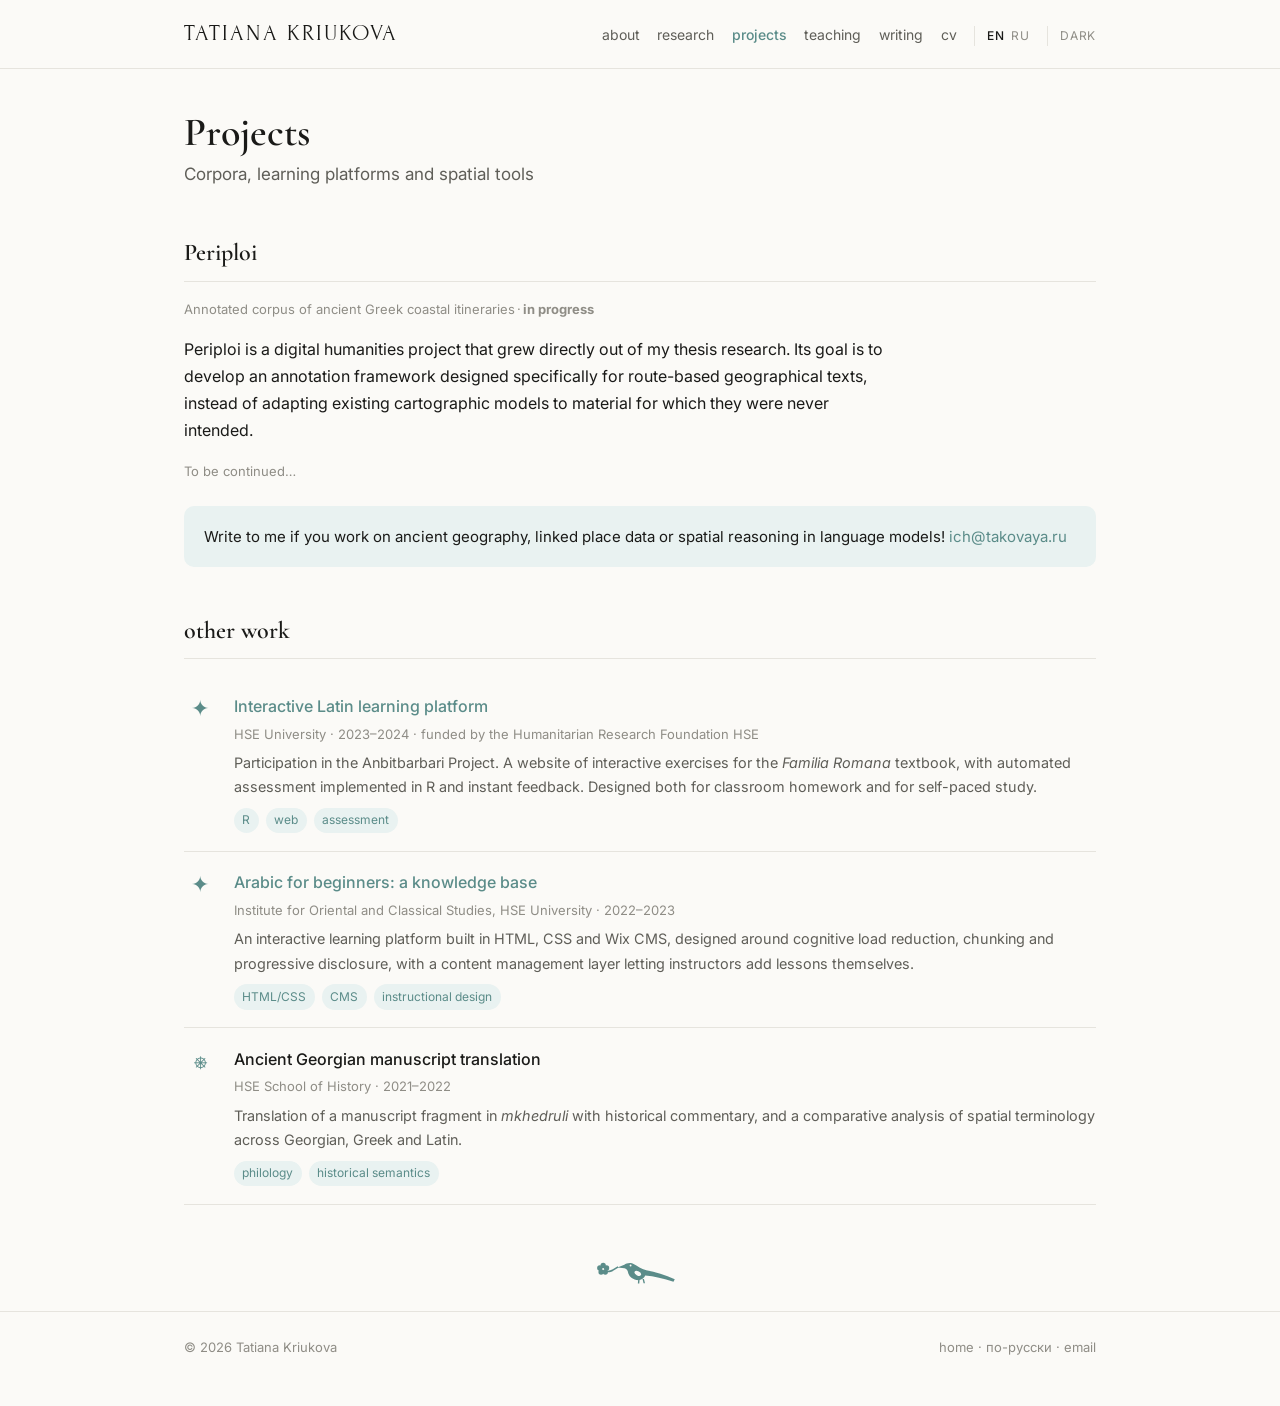
<file: projects.html>
<!DOCTYPE html>
<html lang="en">
<head>
<meta charset="utf-8">
<meta name="viewport" content="width=device-width, initial-scale=1">
<title>Projects — Tatiana Kriukova</title>
<meta name="description" content="Periploi corpus, interactive Latin learning platform, Arabic knowledge base, GIS and cognitive neuroscience work.">
<link rel="canonical" href="https://takovaya.github.io/projects.html">
<link rel="alternate" hreflang="en" href="projects.html">
<link rel="alternate" hreflang="ru" href="ru/projects.html">
<link rel="alternate" hreflang="x-default" href="https://takovaya.github.io/projects.html">
<link rel="preconnect" href="https://fonts.googleapis.com">
<link rel="preconnect" href="https://fonts.gstatic.com" crossorigin>
<link href="https://fonts.googleapis.com/css2?family=Cormorant+Garamond:wght@400;500;600&family=Forum&family=Inter:wght@400;500&display=swap" rel="stylesheet">
<link rel="stylesheet" href="assets/css/style.css">
<script src="assets/js/theme.js"></script>
</head>
<body class="branch-lab">

<header class="site-head">
  <div class="wrap">
    <a class="brand" href="index.html">TATIANA KRIUKOVA</a>
    <nav class="nav">
      <a href="index.html">about</a>
      <a href="research.html">research</a>
      <a class="here" href="projects.html">projects</a>
      <a href="teaching.html">teaching</a>
      <a href="blog.html">writing</a>
      <a href="cv.html">cv</a>
      <span class="lang"><a class="on" href="projects.html">en</a><a href="ru/projects.html" hreflang="ru">ru</a></span>
      <button class="theme" type="button" data-theme-toggle></button>
    </nav>
  </div>
</header>

<main class="wrap">

  <h1>Projects</h1>
  <p class="lede">Corpora, learning platforms and spatial tools</p>

  <h2>Periploi</h2>
  <p class="small">Annotated corpus of ancient Greek coastal itineraries&thinsp;·&thinsp;<strong>in progress</strong></p>

  <p>Periploi is a digital humanities project that grew directly out of my thesis research. Its goal is to develop an annotation framework designed specifically for route-based geographical texts, instead of adapting existing cartographic models to material for which they were never intended.</p>

  <p class="small">To be continued…</p>

  <div class="note">
    Write to me if you work on ancient geography, linked place data or spatial reasoning in language models! <a href="mailto:ich@takovaya.ru">ich@takovaya.ru</a>
  </div>

  <h2>other work</h2>

  <div class="entry">
    <div class="thumb" aria-hidden="true">✦</div>
    <div>
      <p class="t"><a href="https://locusclassicus.github.io/latin_exercitia/index.html">Interactive Latin learning platform</a></p>
      <p class="m">HSE University · 2023–2024 · funded by the Humanitarian Research Foundation HSE</p>
      <p class="s">Participation in the Anbitbarbari Project. A website of interactive exercises for the <em>Familia Romana</em> textbook, with automated assessment implemented in R and instant feedback. Designed both for classroom homework and for self-paced study.</p>
      <div class="tags"><span class="tag">R</span><span class="tag">web</span><span class="tag">assessment</span></div>
    </div>
  </div>

  <div class="entry">
    <div class="thumb" aria-hidden="true">✦</div>
    <div>
      <p class="t"><a href="https://ich895.wixsite.com/arabicdatabase">Arabic for beginners: a knowledge base</a></p>
      <p class="m">Institute for Oriental and Classical Studies, HSE University · 2022–2023</p>
      <p class="s">An interactive learning platform built in HTML, CSS and Wix CMS, designed around cognitive load reduction, chunking and progressive disclosure, with a content management layer letting instructors add lessons themselves.</p>
      <div class="tags"><span class="tag">HTML/CSS</span><span class="tag">CMS</span><span class="tag">instructional design</span></div>
    </div>
  </div>

  <div class="entry">
    <div class="thumb" aria-hidden="true">⎈</div>
    <div>
      <p class="t">Ancient Georgian manuscript translation</p>
      <p class="m">HSE School of History · 2021–2022</p>
      <p class="s">Translation of a manuscript fragment in <em>mkhedruli</em> with historical commentary, and a comparative analysis of spatial terminology across Georgian, Greek and Latin.</p>
      <div class="tags"><span class="tag">philology</span><span class="tag">historical semantics</span></div>
    </div>
  </div>

  <div class="rule" aria-hidden="true"></div>

</main>

<footer class="site-foot">
  <div class="wrap">
    <span>© 2026 Tatiana Kriukova</span>
    <span><a href="index.html">home</a> · <a href="ru/projects.html">по-русски</a> · <a href="mailto:ich@takovaya.ru">email</a></span>
  </div>
</footer>

</body>
</html>
</file>
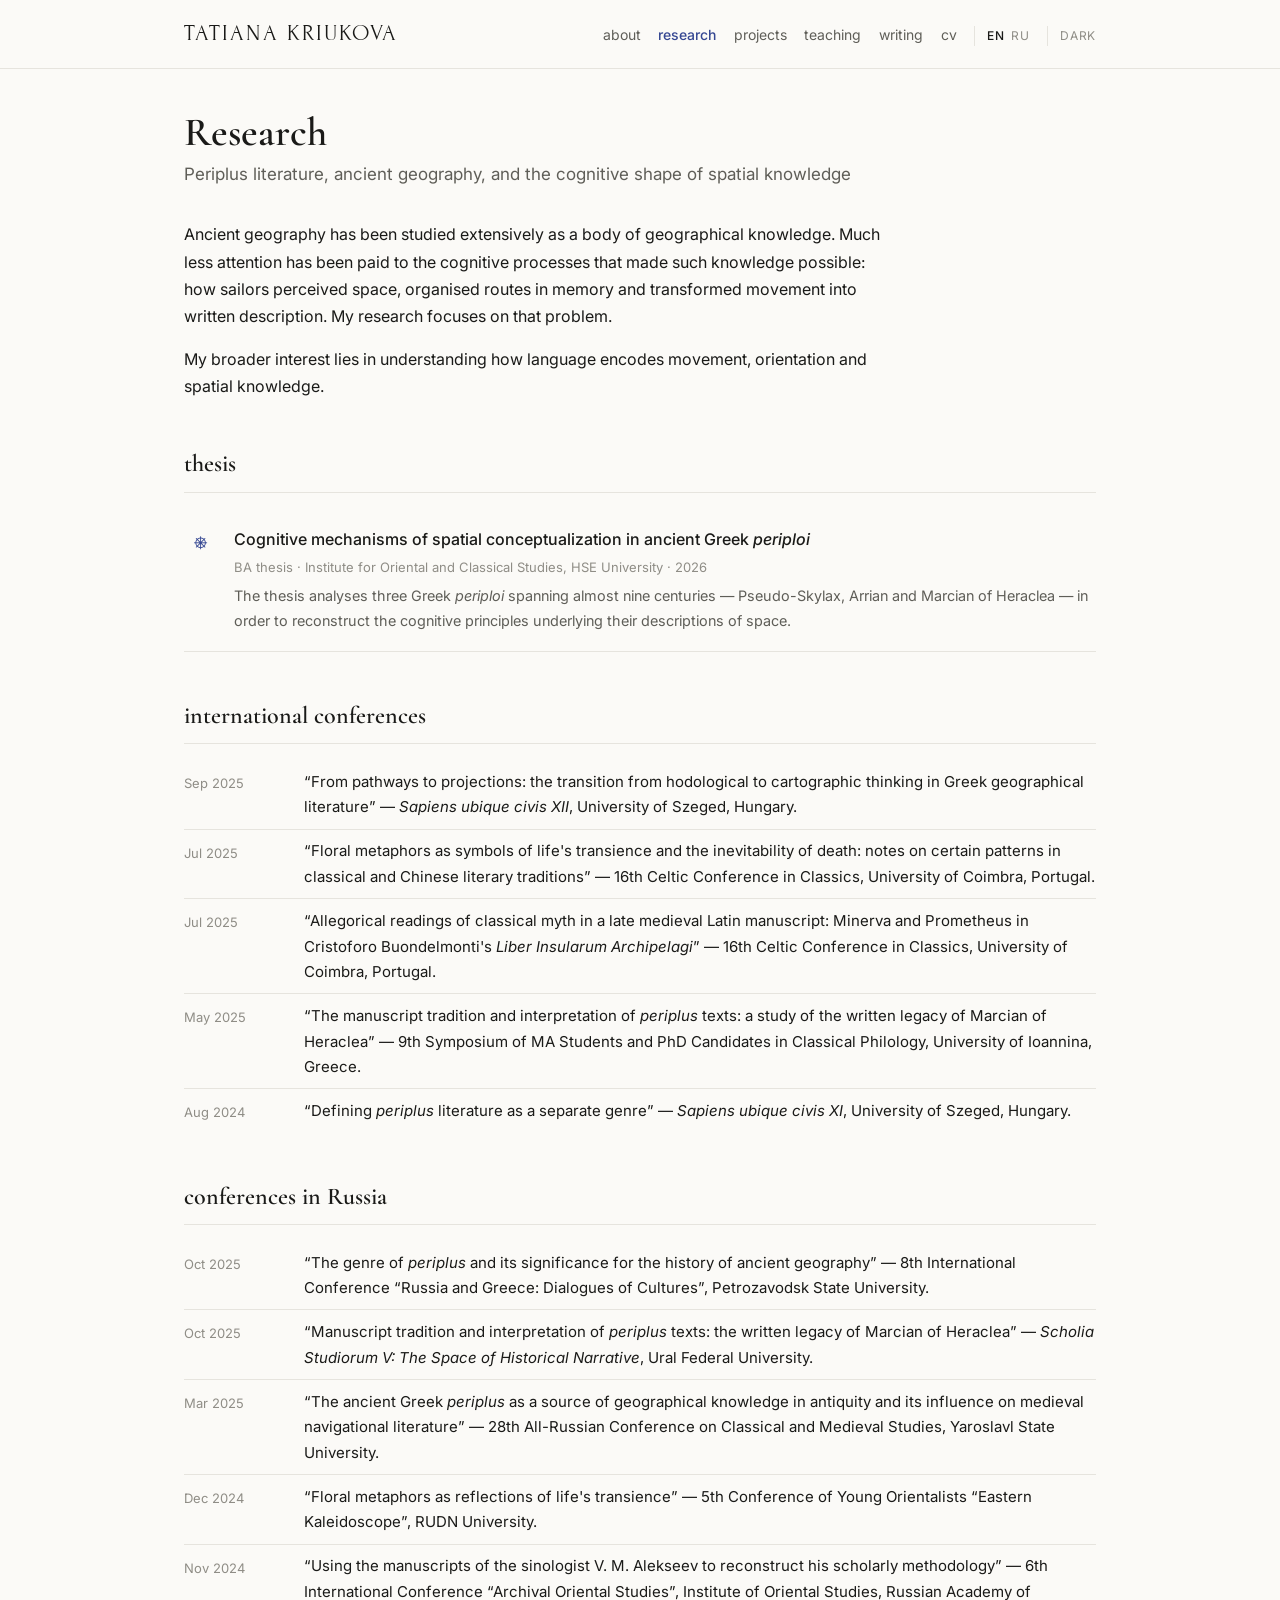
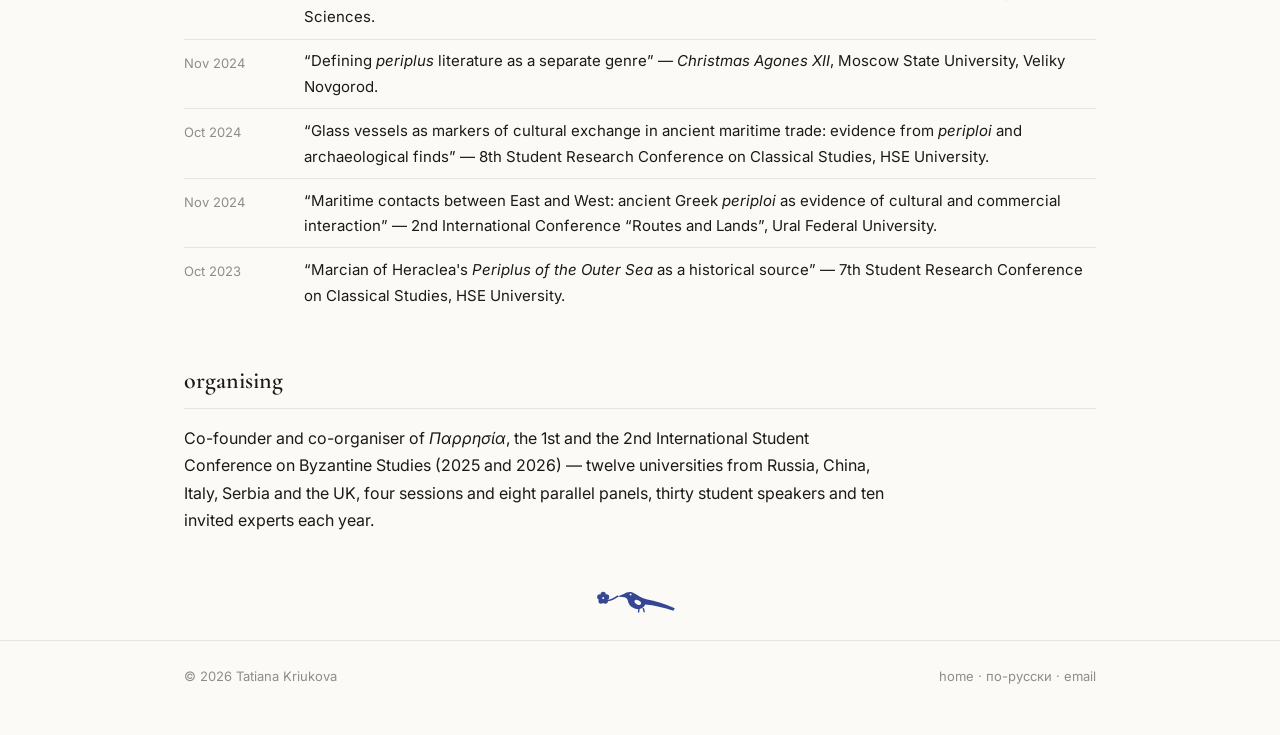
<file: research.html>
<!DOCTYPE html>
<html lang="en">
<head>
<meta charset="utf-8">
<meta name="viewport" content="width=device-width, initial-scale=1">
<title>Research — Tatiana Kriukova</title>
<meta name="description" content="Periplus literature as a genre, hodological and cartographic thinking, the manuscript tradition of Marcian of Heraclea.">
<link rel="canonical" href="https://takovaya.github.io/research.html">
<link rel="alternate" hreflang="en" href="research.html">
<link rel="alternate" hreflang="ru" href="ru/research.html">
<link rel="alternate" hreflang="x-default" href="https://takovaya.github.io/research.html">
<link rel="preconnect" href="https://fonts.googleapis.com">
<link rel="preconnect" href="https://fonts.gstatic.com" crossorigin>
<link href="https://fonts.googleapis.com/css2?family=Cormorant+Garamond:wght@400;500;600&family=Forum&family=Inter:wght@400;500&display=swap" rel="stylesheet">
<link rel="stylesheet" href="assets/css/style.css">
<script src="assets/js/theme.js"></script>
</head>
<body class="branch-research">

<header class="site-head">
  <div class="wrap">
    <a class="brand" href="index.html">TATIANA KRIUKOVA</a>
    <nav class="nav">
      <a href="index.html">about</a>
      <a class="here" href="research.html">research</a>
      <a href="projects.html">projects</a>
      <a href="teaching.html">teaching</a>
      <a href="blog.html">writing</a>
      <a href="cv.html">cv</a>
      <span class="lang"><a class="on" href="research.html">en</a><a href="ru/research.html" hreflang="ru">ru</a></span>
      <button class="theme" type="button" data-theme-toggle></button>
    </nav>
  </div>
</header>

<main class="wrap">

  <h1>Research</h1>
  <p class="lede">Periplus literature, ancient geography, and the cognitive shape of spatial knowledge</p>

  <p>Ancient geography has been studied extensively as a body of geographical knowledge. Much less attention has been paid to the cognitive processes that made such knowledge possible: how sailors perceived space, organised routes in memory and transformed movement into written description. My research focuses on that problem.</p>

  <p>My broader interest lies in understanding how language encodes movement, orientation and spatial knowledge.</p>

  <h2>thesis</h2>

  <div class="entry">
    <div class="thumb" aria-hidden="true">⎈</div>
    <div>
      <p class="t">Cognitive mechanisms of spatial conceptualization in ancient Greek <em>periploi</em></p>
      <p class="m">BA thesis · Institute for Oriental and Classical Studies, HSE University · 2026</p>
      <p class="s">The thesis analyses three Greek <em>periploi</em> spanning almost nine centuries — Pseudo-Skylax, Arrian and Marcian of Heraclea — in order to reconstruct the cognitive principles underlying their descriptions of space.</p>
    </div>
  </div>

  <h2>international conferences</h2>
  <ul class="news">
    <li><time>Sep 2025</time><span>“From pathways to projections: the transition from hodological to cartographic thinking in Greek geographical literature” — <em>Sapiens ubique civis XII</em>, University of Szeged, Hungary.</span></li>
    <li><time>Jul 2025</time><span>“Floral metaphors as symbols of life's transience and the inevitability of death: notes on certain patterns in classical and Chinese literary traditions” — 16th Celtic Conference in Classics, University of Coimbra, Portugal.</span></li>
    <li><time>Jul 2025</time><span>“Allegorical readings of classical myth in a late medieval Latin manuscript: Minerva and Prometheus in Cristoforo Buondelmonti's <em>Liber Insularum Archipelagi</em>” — 16th Celtic Conference in Classics, University of Coimbra, Portugal.</span></li>
    <li><time>May 2025</time><span>“The manuscript tradition and interpretation of <em>periplus</em> texts: a study of the written legacy of Marcian of Heraclea” — 9th Symposium of MA Students and PhD Candidates in Classical Philology, University of Ioannina, Greece.</span></li>
    <li><time>Aug 2024</time><span>“Defining <em>periplus</em> literature as a separate genre” — <em>Sapiens ubique civis XI</em>, University of Szeged, Hungary.</span></li>
  </ul>

  <h2>conferences in Russia</h2>
  <ul class="news">
    <li><time>Oct 2025</time><span>“The genre of <em>periplus</em> and its significance for the history of ancient geography” — 8th International Conference “Russia and Greece: Dialogues of Cultures”, Petrozavodsk State University.</span></li>
    <li><time>Oct 2025</time><span>“Manuscript tradition and interpretation of <em>periplus</em> texts: the written legacy of Marcian of Heraclea” — <em>Scholia Studiorum V: The Space of Historical Narrative</em>, Ural Federal University.</span></li>
    <li><time>Mar 2025</time><span>“The ancient Greek <em>periplus</em> as a source of geographical knowledge in antiquity and its influence on medieval navigational literature” — 28th All-Russian Conference on Classical and Medieval Studies, Yaroslavl State University.</span></li>
    <li><time>Dec 2024</time><span>“Floral metaphors as reflections of life's transience” — 5th Conference of Young Orientalists “Eastern Kaleidoscope”, RUDN University.</span></li>
    <li><time>Nov 2024</time><span>“Using the manuscripts of the sinologist V. M. Alekseev to reconstruct his scholarly methodology” — 6th International Conference “Archival Oriental Studies”, Institute of Oriental Studies, Russian Academy of Sciences.</span></li>
    <li><time>Nov 2024</time><span>“Defining <em>periplus</em> literature as a separate genre” — <em>Christmas Agones XII</em>, Moscow State University, Veliky Novgorod.</span></li>
    <li><time>Oct 2024</time><span>“Glass vessels as markers of cultural exchange in ancient maritime trade: evidence from <em>periploi</em> and archaeological finds” — 8th Student Research Conference on Classical Studies, HSE University.</span></li>
    <li><time>Nov 2024</time><span>“Maritime contacts between East and West: ancient Greek <em>periploi</em> as evidence of cultural and commercial interaction” — 2nd International Conference “Routes and Lands”, Ural Federal University.</span></li>
    <li><time>Oct 2023</time><span>“Marcian of Heraclea's <em>Periplus of the Outer Sea</em> as a historical source” — 7th Student Research Conference on Classical Studies, HSE University.</span></li>
  </ul>

  <h2>organising</h2>
  <p>Co-founder and co-organiser of <em>Παρρησία</em>, the 1st and the 2nd International Student Conference on Byzantine Studies (2025 and 2026) — twelve universities from Russia, China, Italy, Serbia and the UK, four sessions and eight parallel panels, thirty student speakers and ten invited experts each year.</p>

  <div class="rule" aria-hidden="true"></div>

</main>

<footer class="site-foot">
  <div class="wrap">
    <span>© 2026 Tatiana Kriukova</span>
    <span><a href="index.html">home</a> · <a href="ru/research.html">по-русски</a> · <a href="mailto:ich@takovaya.ru">email</a></span>
  </div>
</footer>

</body>
</html>
</file>
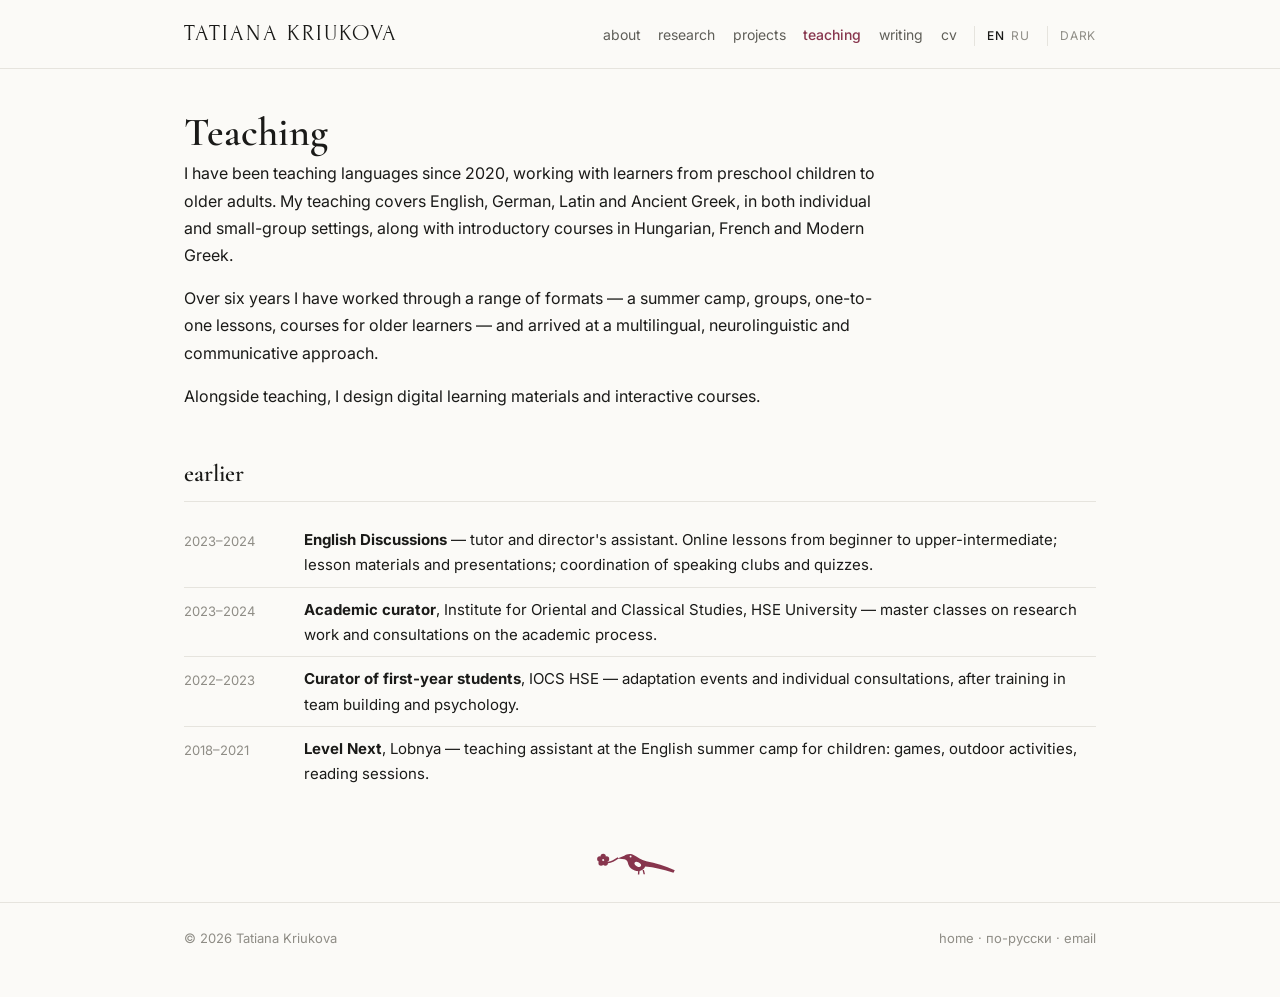
<file: teaching.html>
<!DOCTYPE html>
<html lang="en">
<head>
<meta charset="utf-8">
<meta name="viewport" content="width=device-width, initial-scale=1">
<title>Teaching — Tatiana Kriukova</title>
<meta name="description" content="Language teaching and curriculum design: Latin, Ancient and Modern Greek, English and German, from children to senior learners.">
<link rel="canonical" href="https://takovaya.github.io/teaching.html">
<link rel="alternate" hreflang="en" href="teaching.html">
<link rel="alternate" hreflang="ru" href="ru/teaching.html">
<link rel="alternate" hreflang="x-default" href="https://takovaya.github.io/teaching.html">
<link rel="preconnect" href="https://fonts.googleapis.com">
<link rel="preconnect" href="https://fonts.gstatic.com" crossorigin>
<link href="https://fonts.googleapis.com/css2?family=Cormorant+Garamond:wght@400;500;600&family=Forum&family=Inter:wght@400;500&display=swap" rel="stylesheet">
<link rel="stylesheet" href="assets/css/style.css">
<script src="assets/js/theme.js"></script>
</head>
<body class="branch-schola">

<header class="site-head">
  <div class="wrap">
    <a class="brand" href="index.html">TATIANA KRIUKOVA</a>
    <nav class="nav">
      <a href="index.html">about</a>
      <a href="research.html">research</a>
      <a href="projects.html">projects</a>
      <a class="here" href="teaching.html">teaching</a>
      <a href="blog.html">writing</a>
      <a href="cv.html">cv</a>
      <span class="lang"><a class="on" href="teaching.html">en</a><a href="ru/teaching.html" hreflang="ru">ru</a></span>
      <button class="theme" type="button" data-theme-toggle></button>
    </nav>
  </div>
</header>

<main class="wrap">

  <h1>Teaching</h1>
  <p>I have been teaching languages since 2020, working with learners from preschool children to older adults. My teaching covers English, German, Latin and Ancient Greek, in both individual and small-group settings, along with introductory courses in Hungarian, French and Modern Greek.</p>

  <p>Over six years I have worked through a range of formats — a summer camp, groups, one-to-one lessons, courses for older learners — and arrived at a multilingual, neurolinguistic and communicative approach.</p>

  <p>Alongside teaching, I design digital learning materials and interactive courses.</p>

  <h2>earlier</h2>
  <ul class="news">
    <li><time>2023–2024</time><span><strong>English Discussions</strong> — tutor and director's assistant. Online lessons from beginner to upper-intermediate; lesson materials and presentations; coordination of speaking clubs and quizzes.</span></li>
    <li><time>2023–2024</time><span><strong>Academic curator</strong>, Institute for Oriental and Classical Studies, HSE University — master classes on research work and consultations on the academic process.</span></li>
    <li><time>2022–2023</time><span><strong>Curator of first-year students</strong>, IOCS HSE — adaptation events and individual consultations, after training in team building and psychology.</span></li>
    <li><time>2018–2021</time><span><strong>Level Next</strong>, Lobnya — teaching assistant at the English summer camp for children: games, outdoor activities, reading sessions.</span></li>
  </ul>

  <div class="rule" aria-hidden="true"></div>

</main>

<footer class="site-foot">
  <div class="wrap">
    <span>© 2026 Tatiana Kriukova</span>
    <span><a href="index.html">home</a> · <a href="ru/teaching.html">по-русски</a> · <a href="mailto:ich@takovaya.ru">email</a></span>
  </div>
</footer>

</body>
</html>
</file>
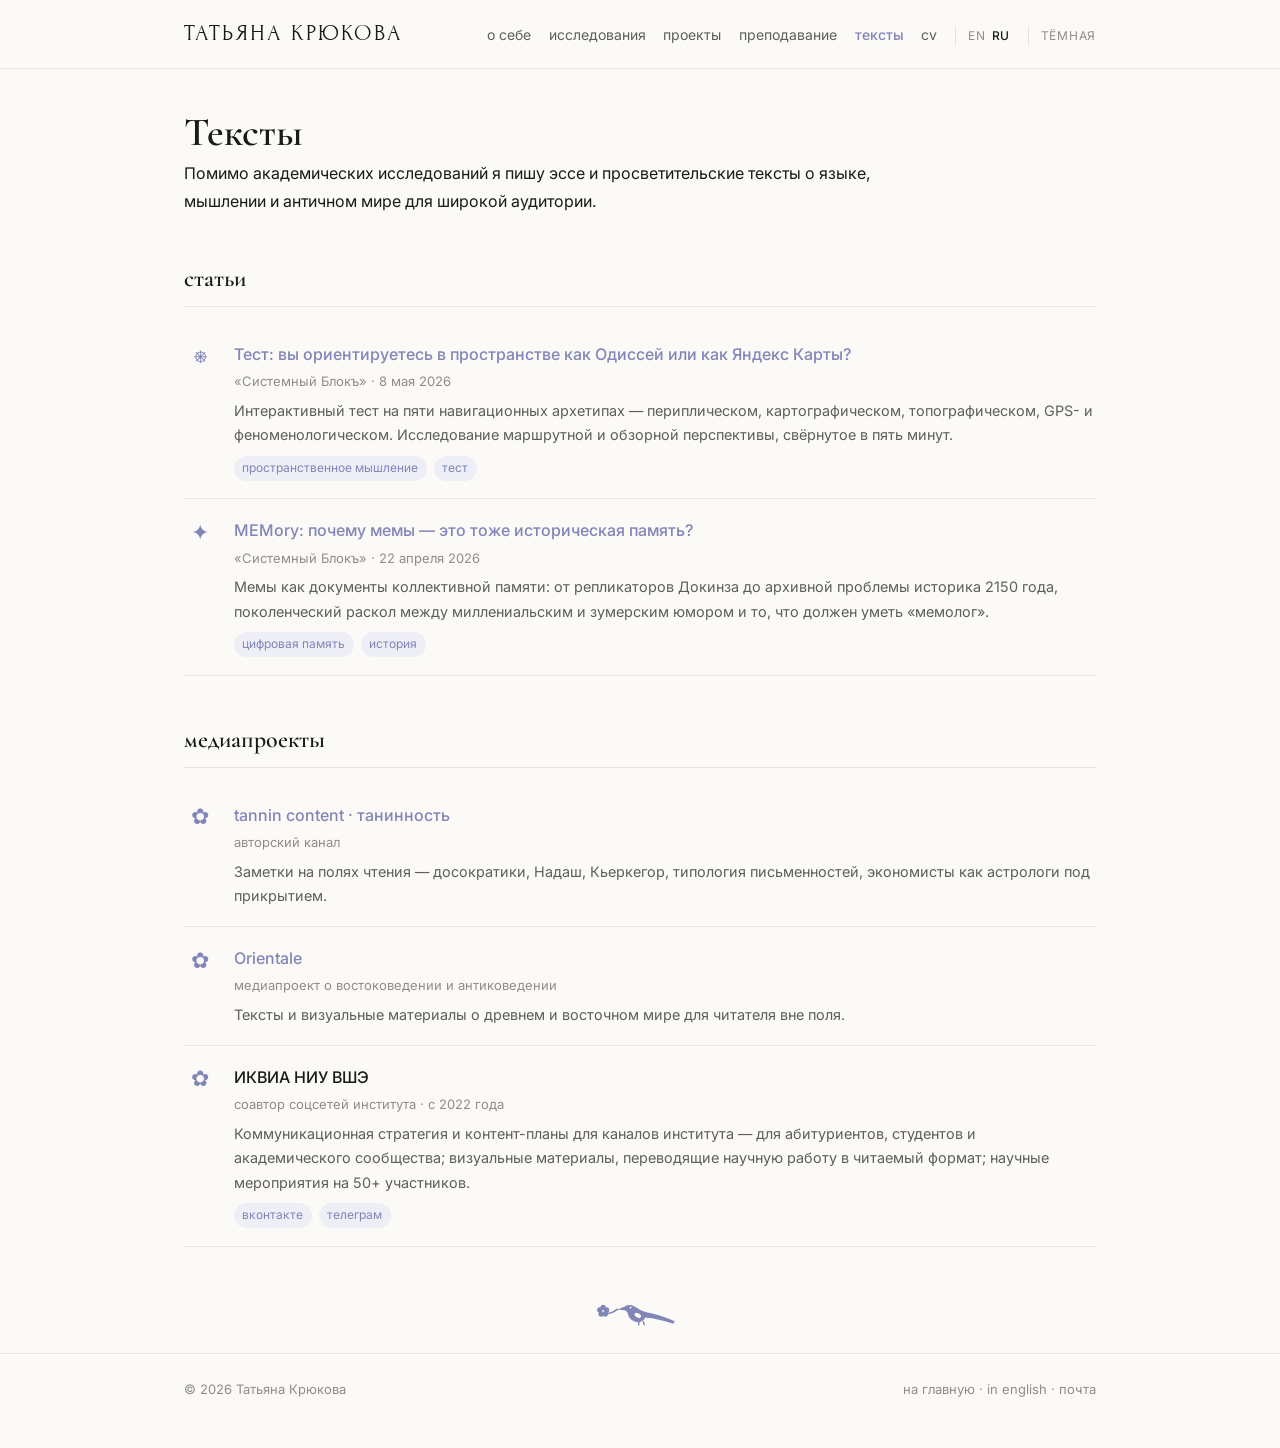
<file: ru/blog.html>
<!DOCTYPE html>
<html lang="ru">
<head>
<meta charset="utf-8">
<meta name="viewport" content="width=device-width, initial-scale=1">
<title>Тексты — Татьяна Крюкова</title>
<meta name="description" content="Научно-популярные тексты о пространственном мышлении и цифровой памяти, медиапроекты по антиковедению и востоковедению.">
<link rel="canonical" href="https://takovaya.github.io/ru/blog.html">
<link rel="alternate" hreflang="en" href="../blog.html">
<link rel="alternate" hreflang="ru" href="blog.html">
<link rel="alternate" hreflang="x-default" href="https://takovaya.github.io/blog.html">
<link rel="preconnect" href="https://fonts.googleapis.com">
<link rel="preconnect" href="https://fonts.gstatic.com" crossorigin>
<link href="https://fonts.googleapis.com/css2?family=Cormorant+Garamond:wght@400;500;600&family=Forum&family=Inter:wght@400;500&display=swap" rel="stylesheet">
<link rel="stylesheet" href="../assets/css/style.css">
<script src="../assets/js/theme.js"></script>
</head>
<body class="branch-writing">

<header class="site-head">
  <div class="wrap">
    <a class="brand" href="index.html">ТАТЬЯНА КРЮКОВА</a>
    <nav class="nav">
      <a href="index.html">о себе</a>
      <a href="research.html">исследования</a>
      <a href="projects.html">проекты</a>
      <a href="teaching.html">преподавание</a>
      <a class="here" href="blog.html">тексты</a>
      <a href="cv.html">cv</a>
      <span class="lang"><a href="../blog.html" hreflang="en">en</a><a class="on" href="blog.html">ru</a></span>
      <button class="theme" type="button" data-theme-toggle></button>
    </nav>
  </div>
</header>

<main class="wrap">

  <h1>Тексты</h1>
  <p>Помимо академических исследований я пишу эссе и просветительские тексты о языке, мышлении и античном мире для широкой аудитории.</p>

  <h2>статьи</h2>

  <div class="entry">
    <div class="thumb" aria-hidden="true">⎈</div>
    <div>
      <p class="t"><a href="https://sysblok.ru/test/test-vy-orientiruetes-v-prostranstve-kak-odissej-ili-kak-jandeks-karty/">Тест: вы ориентируетесь в пространстве как Одиссей или как Яндекс Карты?</a></p>
      <p class="m">«Системный Блокъ» · 8 мая 2026</p>
      <p class="s">Интерактивный тест на пяти навигационных архетипах — периплическом, картографическом, топографическом, GPS- и феноменологическом. Исследование маршрутной и обзорной перспективы, свёрнутое в пять минут.</p>
      <div class="tags"><span class="tag">пространственное мышление</span><span class="tag">тест</span></div>
    </div>
  </div>

  <div class="entry">
    <div class="thumb" aria-hidden="true">✦</div>
    <div>
      <p class="t"><a href="https://sysblok.ru/history/memory-pochemu-memy-jeto-tozhe-istoricheskaja-pamjat/">MEMory: почему мемы — это тоже историческая память?</a></p>
      <p class="m">«Системный Блокъ» · 22 апреля 2026</p>
      <p class="s">Мемы как документы коллективной памяти: от репликаторов Докинза до архивной проблемы историка 2150 года, поколенческий раскол между миллениальским и зумерским юмором и то, что должен уметь «мемолог».</p>
      <div class="tags"><span class="tag">цифровая память</span><span class="tag">история</span></div>
    </div>
  </div>

  <h2>медиапроекты</h2>

  <div class="entry">
    <div class="thumb" aria-hidden="true">✿</div>
    <div>
      <p class="t"><a href="https://t.me/tanninost">tannin content · танинность</a></p>
      <p class="m">авторский канал</p>
      <p class="s">Заметки на полях чтения — досократики, Надаш, Кьеркегор, типология письменностей, экономисты как астрологи под прикрытием.</p>
    </div>
  </div>

  <div class="entry">
    <div class="thumb" aria-hidden="true">✿</div>
    <div>
      <p class="t"><a href="https://vk.ru/orienttale">Orientale</a></p>
      <p class="m">медиапроект о востоковедении и антиковедении</p>
      <p class="s">Тексты и визуальные материалы о древнем и восточном мире для читателя вне поля.</p>
    </div>
  </div>

  <div class="entry">
    <div class="thumb" aria-hidden="true">✿</div>
    <div>
      <p class="t">ИКВИА НИУ ВШЭ</p>
      <p class="m">соавтор соцсетей института · с 2022 года</p>
      <p class="s">Коммуникационная стратегия и контент-планы для каналов института — для абитуриентов, студентов и академического сообщества; визуальные материалы, переводящие научную работу в читаемый формат; научные мероприятия на 50+ участников.</p>
      <div class="tags"><a class="tag" href="https://vk.ru/iocs_hse">вконтакте</a><a class="tag" href="https://t.me/iocs_hse">телеграм</a></div>
    </div>
  </div>

  <div class="rule" aria-hidden="true"></div>

</main>

<footer class="site-foot">
  <div class="wrap">
    <span>© 2026 Татьяна Крюкова</span>
    <span><a href="index.html">на главную</a> · <a href="../blog.html">in english</a> · <a href="mailto:ich@takovaya.ru">почта</a></span>
  </div>
</footer>

</body>
</html>
</file>
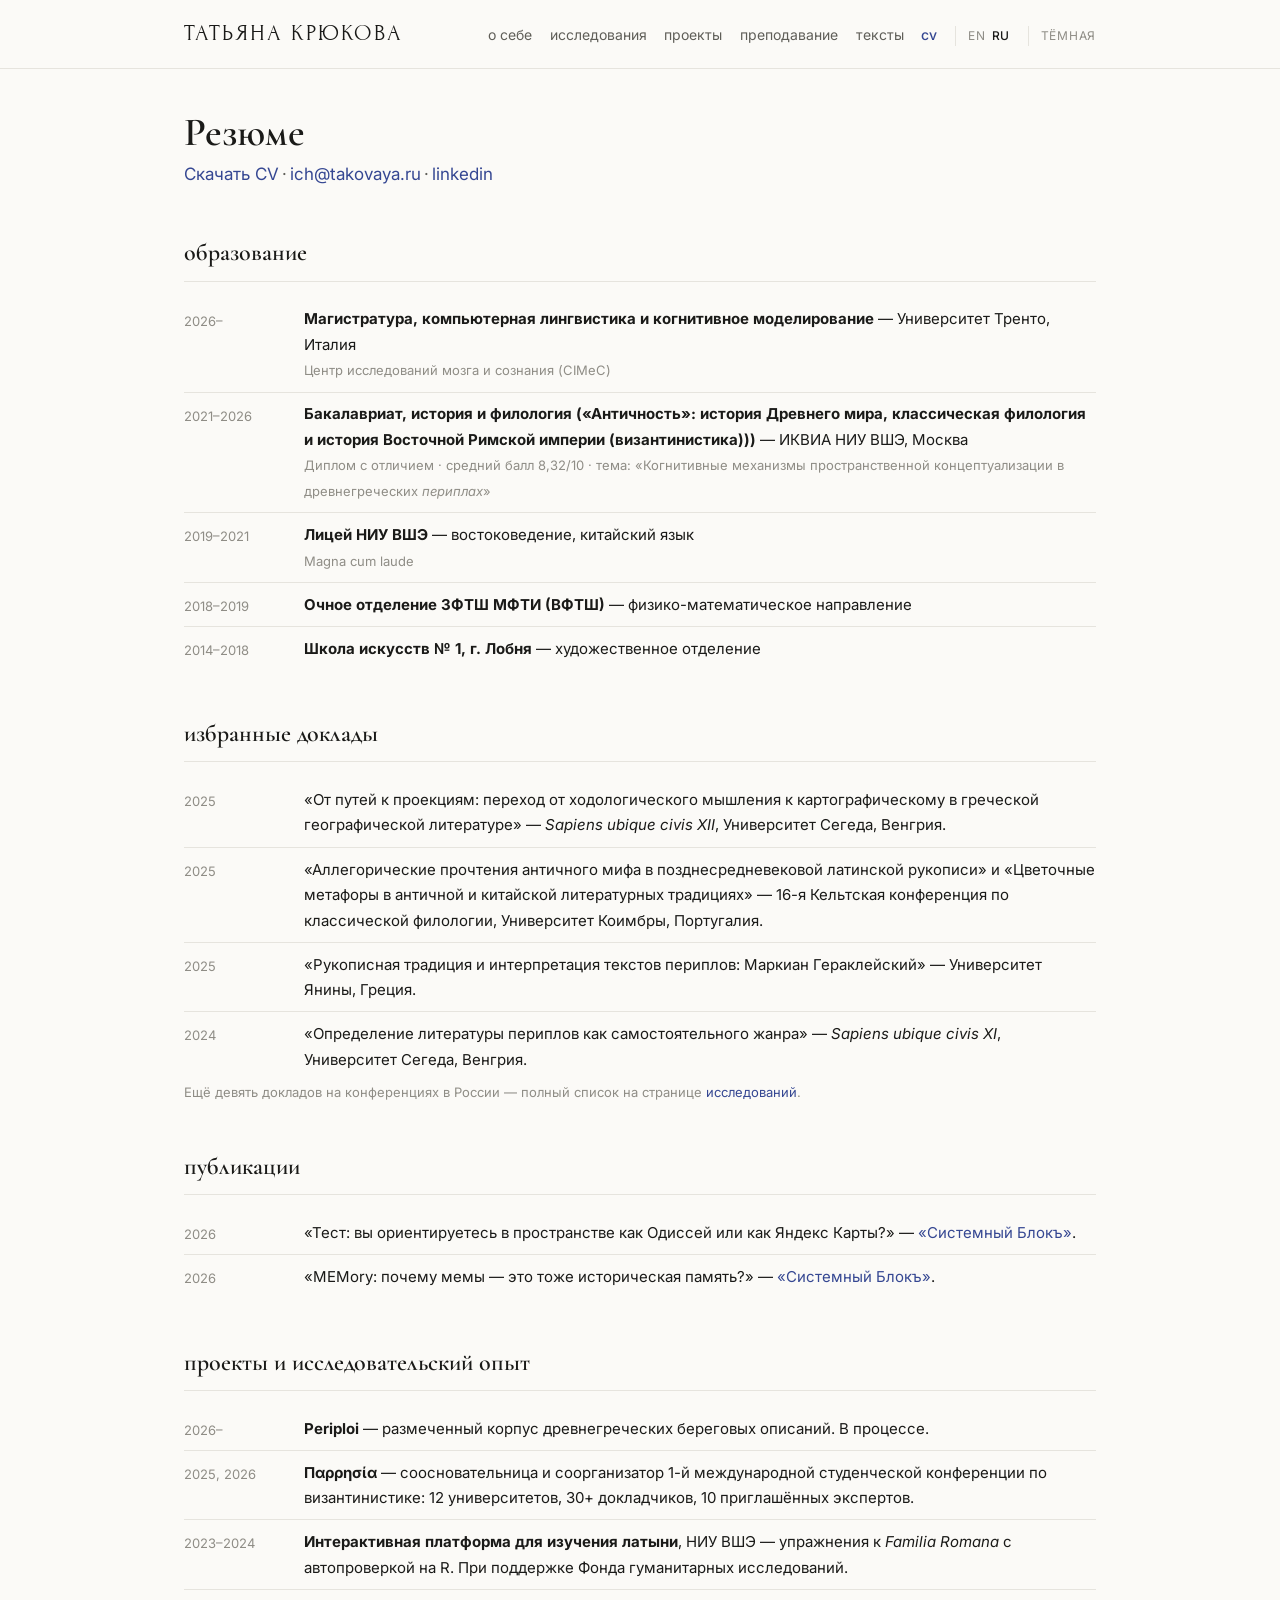
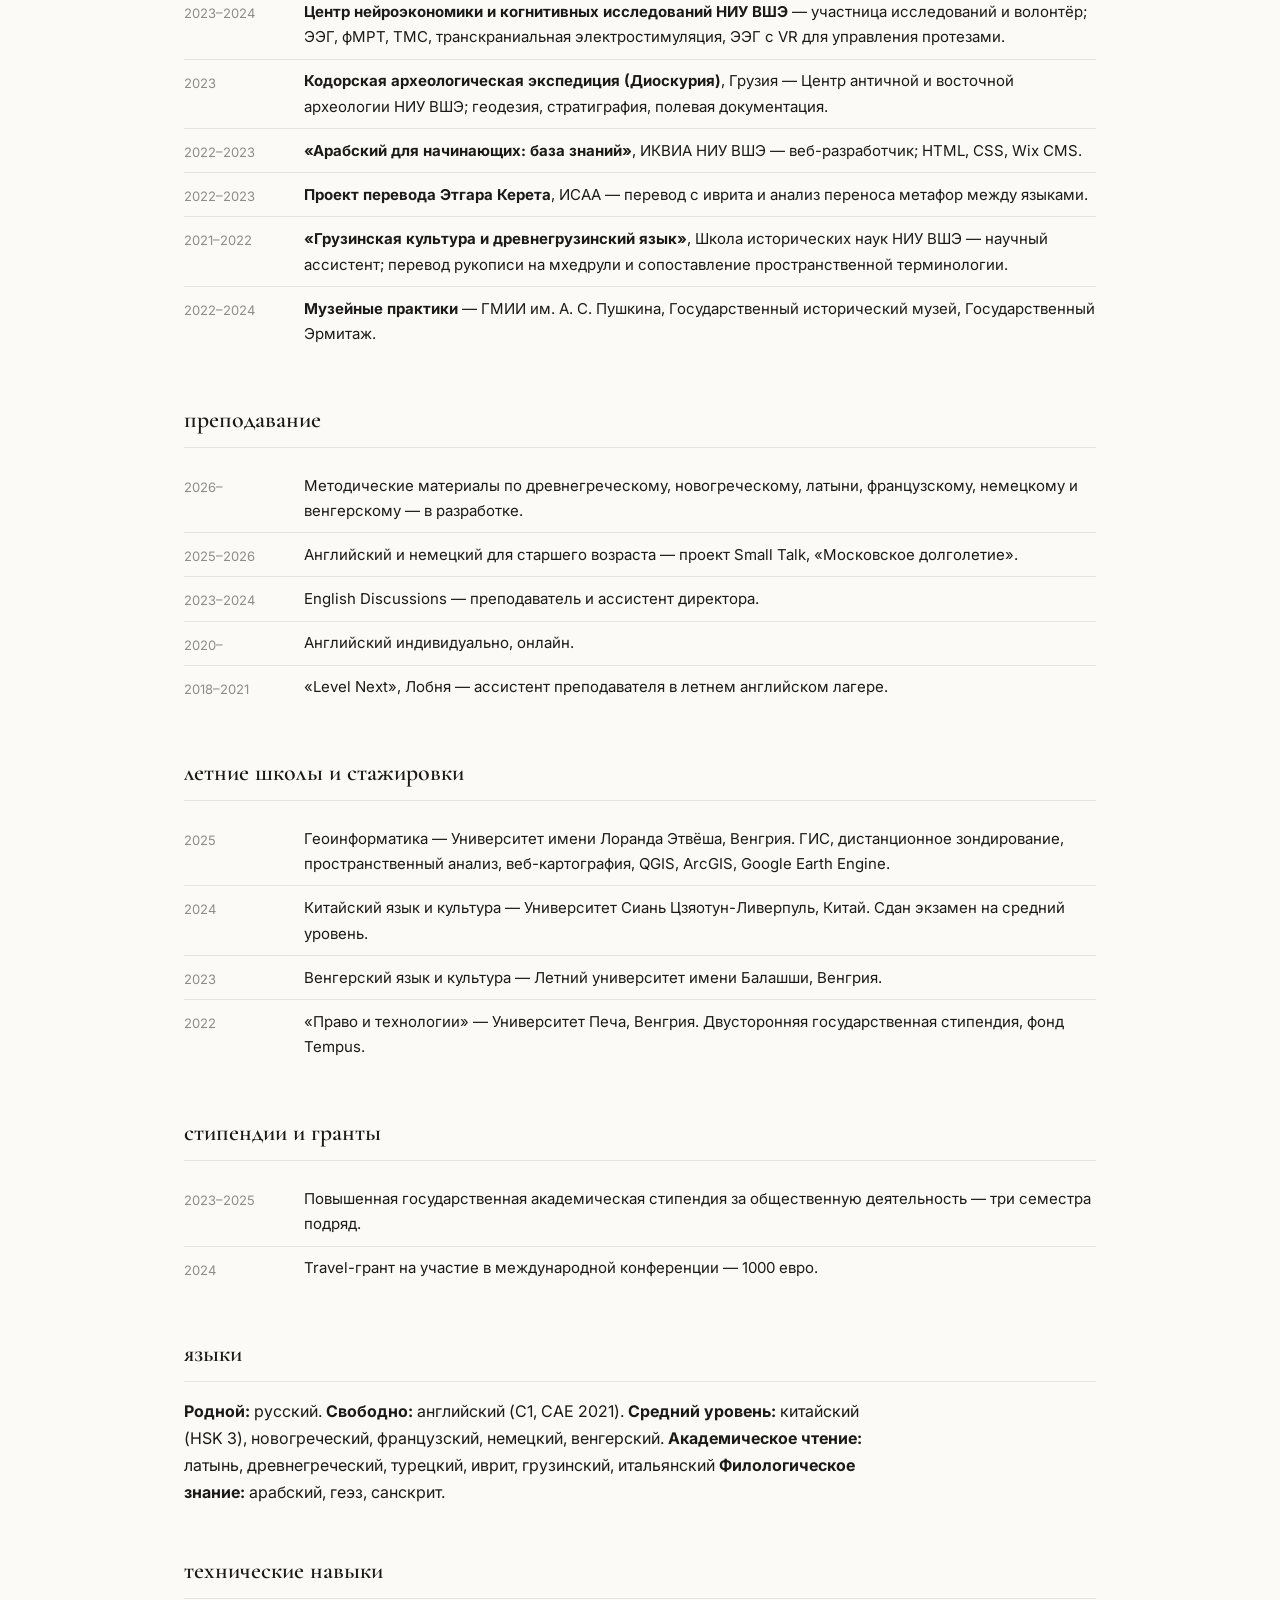
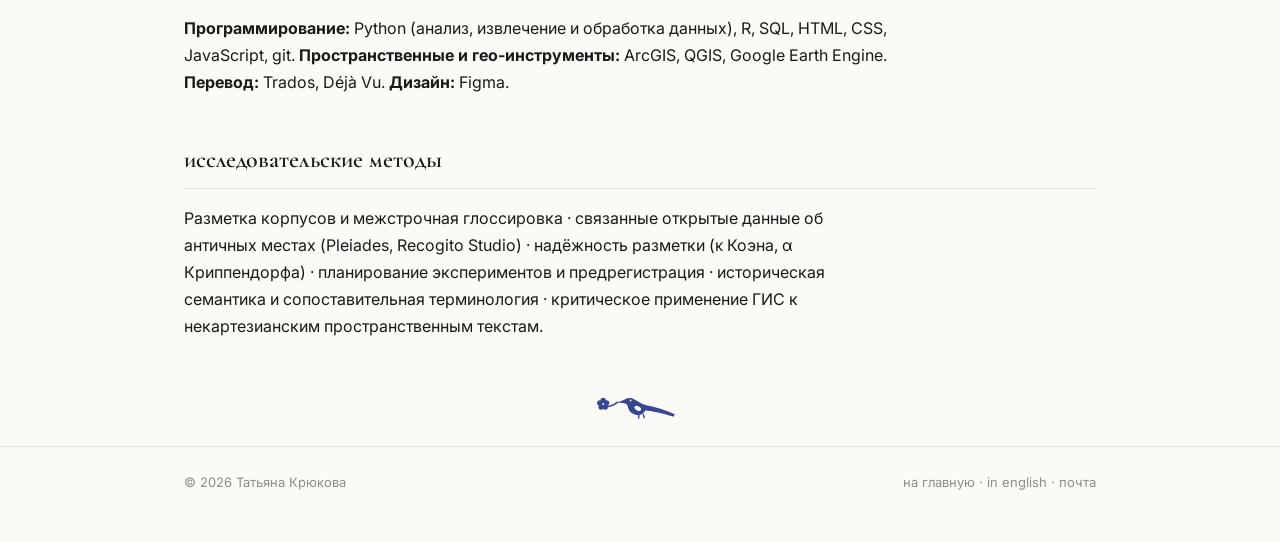
<file: ru/cv.html>
<!DOCTYPE html>
<html lang="ru">
<head>
<meta charset="utf-8">
<meta name="viewport" content="width=device-width, initial-scale=1">
<title>CV — Татьяна Крюкова</title>
<meta name="description" content="Резюме: образование, исследования, конференции, преподавание, языки и технические навыки.">
<link rel="canonical" href="https://takovaya.github.io/ru/cv.html">
<link rel="alternate" hreflang="en" href="../cv.html">
<link rel="alternate" hreflang="ru" href="cv.html">
<link rel="alternate" hreflang="x-default" href="https://takovaya.github.io/cv.html">
<link rel="preconnect" href="https://fonts.googleapis.com">
<link rel="preconnect" href="https://fonts.gstatic.com" crossorigin>
<link href="https://fonts.googleapis.com/css2?family=Cormorant+Garamond:wght@400;500;600&family=Forum&family=Inter:wght@400;500&display=swap" rel="stylesheet">
<link rel="stylesheet" href="../assets/css/style.css">
<script src="../assets/js/theme.js"></script>
</head>
<body class="branch-research">

<header class="site-head">
  <div class="wrap">
    <a class="brand" href="index.html">ТАТЬЯНА КРЮКОВА</a>
    <nav class="nav">
      <a href="index.html">о себе</a>
      <a href="research.html">исследования</a>
      <a href="projects.html">проекты</a>
      <a href="teaching.html">преподавание</a>
      <a href="blog.html">тексты</a>
      <a class="here" href="cv.html">cv</a>
      <span class="lang"><a href="../cv.html" hreflang="en">en</a><a class="on" href="cv.html">ru</a></span>
      <button class="theme" type="button" data-theme-toggle></button>
    </nav>
  </div>
</header>

<main class="wrap">

  <h1>Резюме</h1>
  <p class="lede"><a href="../assets/cv.pdf">Скачать CV</a>&thinsp;·&thinsp;<a href="mailto:ich@takovaya.ru">ich@takovaya.ru</a>&thinsp;·&thinsp;<a href="https://www.linkedin.com/in/tatiana-kriukova-4731b1351/">linkedin</a></p>

  <h2>образование</h2>
  <ul class="news">
    <li><time>2026–</time><span><strong>Магистратура, компьютерная лингвистика и когнитивное моделирование</strong> — Университет Тренто, Италия<br><span class="small">Центр исследований мозга и сознания (CIMeC)</span></span></li>
    <li><time>2021–2026</time><span><strong>Бакалавриат, история и филология («Античность»: история Древнего мира, классическая филология и история Восточной Римской империи (византинистика)))</strong> — ИКВИА НИУ ВШЭ, Москва<br><span class="small">Диплом с отличием · средний балл 8,32/10 · тема: «Когнитивные механизмы пространственной концептуализации в древнегреческих <em>периплах</em>»</span></span></li>
    <li><time>2019–2021</time><span><strong>Лицей НИУ ВШЭ</strong> — востоковедение, китайский язык<br><span class="small">Magna cum laude</span></span></li>
    <li><time>2018–2019</time><span><strong>Очное отделение ЗФТШ МФТИ (ВФТШ)</strong> — физико-математическое направление<br><span class="small"></span></span></li>
    <li><time>2014–2018</time><span><strong>Школа искусств № 1, г. Лобня</strong> — художественное отделение<br><span class="small"></span></span></li>
  </ul>

  <h2>избранные доклады</h2>
  <ul class="news">
    <li><time>2025</time><span>«От путей к проекциям: переход от ходологического мышления к картографическому в греческой географической литературе» — <em>Sapiens ubique civis XII</em>, Университет Сегеда, Венгрия.</span></li>
    <li><time>2025</time><span>«Аллегорические прочтения античного мифа в позднесредневековой латинской рукописи» и «Цветочные метафоры в античной и китайской литературных традициях» — 16-я Кельтская конференция по классической филологии, Университет Коимбры, Португалия.</span></li>
    <li><time>2025</time><span>«Рукописная традиция и интерпретация текстов периплов: Маркиан Гераклейский» — Университет Янины, Греция.</span></li>
    <li><time>2024</time><span>«Определение литературы периплов как самостоятельного жанра» — <em>Sapiens ubique civis XI</em>, Университет Сегеда, Венгрия.</span></li>
  </ul>
  <p class="small">Ещё девять докладов на конференциях в России — полный список на странице <a href="research.html">исследований</a>.</p>

  <h2>публикации</h2>
  <ul class="news">
    <li><time>2026</time><span>«Тест: вы ориентируетесь в пространстве как Одиссей или как Яндекс Карты?» — <a href="https://sysblok.ru/test/test-vy-orientiruetes-v-prostranstve-kak-odissej-ili-kak-jandeks-karty/">«Системный Блокъ»</a>.</span></li>
    <li><time>2026</time><span>«MEMory: почему мемы — это тоже историческая память?» — <a href="https://sysblok.ru/history/memory-pochemu-memy-jeto-tozhe-istoricheskaja-pamjat/">«Системный Блокъ»</a>.</span></li>
  </ul>

  <h2>проекты и исследовательский опыт</h2>
  <ul class="news">
    <li><time>2026–</time><span><strong>Periploi</strong> — размеченный корпус древнегреческих береговых описаний. В процессе.</span></li>
    <li><time>2025, 2026</time><span><strong>Παρρησία</strong> — соосновательница и соорганизатор 1-й международной студенческой конференции по византинистике: 12 университетов, 30+ докладчиков, 10 приглашённых экспертов.</span></li>
    <li><time>2023–2024</time><span><strong>Интерактивная платформа для изучения латыни</strong>, НИУ ВШЭ — упражнения к <em>Familia Romana</em> с автопроверкой на R. При поддержке Фонда гуманитарных исследований.</span></li>
    <li><time>2023–2024</time><span><strong>Центр нейроэкономики и когнитивных исследований НИУ ВШЭ</strong> — участница исследований и волонтёр; ЭЭГ, фМРТ, ТМС, транскраниальная электростимуляция, ЭЭГ с VR для управления протезами.</span></li>
    <li><time>2023</time><span><strong>Кодорская археологическая экспедиция (Диоскурия)</strong>, Грузия — Центр античной и восточной археологии НИУ ВШЭ; геодезия, стратиграфия, полевая документация.</span></li>
    <li><time>2022–2023</time><span><strong>«Арабский для начинающих: база знаний»</strong>, ИКВИА НИУ ВШЭ — веб-разработчик; HTML, CSS, Wix CMS.</span></li>
    <li><time>2022–2023</time><span><strong>Проект перевода Этгара Керета</strong>, ИСАА — перевод с иврита и анализ переноса метафор между языками.</span></li>
    <li><time>2021–2022</time><span><strong>«Грузинская культура и древнегрузинский язык»</strong>, Школа исторических наук НИУ ВШЭ — научный ассистент; перевод рукописи на мхедрули и сопоставление пространственной терминологии.</span></li>
    <li><time>2022–2024</time><span><strong>Музейные практики</strong> — ГМИИ им. А. С. Пушкина, Государственный исторический музей, Государственный Эрмитаж.</span></li>
  </ul>

  <h2>преподавание</h2>
  <ul class="news">
    <li><time>2026–</time><span>Методические материалы по древнегреческому, новогреческому, латыни, французскому, немецкому и венгерскому — в разработке.</span></li>
    <li><time>2025–2026</time><span>Английский и немецкий для старшего возраста — проект Small Talk, «Московское долголетие».</span></li>
    <li><time>2023–2024</time><span>English Discussions — преподаватель и ассистент директора.</span></li>
    <li><time>2020–</time><span>Английский индивидуально, онлайн.</span></li>
    <li><time>2018–2021</time><span>«Level Next», Лобня — ассистент преподавателя в летнем английском лагере.</span></li>
  </ul>

  <h2>летние школы и стажировки</h2>
  <ul class="news">
    <li><time>2025</time><span>Геоинформатика — Университет имени Лоранда Этвёша, Венгрия. ГИС, дистанционное зондирование, пространственный анализ, веб-картография, QGIS, ArcGIS, Google Earth Engine.</span></li>
    <li><time>2024</time><span>Китайский язык и культура — Университет Сиань Цзяотун-Ливерпуль, Китай. Сдан экзамен на средний уровень.</span></li>
    <li><time>2023</time><span>Венгерский язык и культура — Летний университет имени Балашши, Венгрия.</span></li>
    <li><time>2022</time><span>«Право и технологии» — Университет Печа, Венгрия. Двусторонняя государственная стипендия, фонд Tempus.</span></li>
  </ul>

  <h2>стипендии и гранты</h2>
  <ul class="news">
    <li><time>2023–2025</time><span>Повышенная государственная академическая стипендия за общественную деятельность — три семестра подряд.</span></li>
    <li><time>2024</time><span>Travel-грант на участие в международной конференции — 1000 евро.</span></li>
  </ul>

  <h2>языки</h2>
  <p><strong>Родной:</strong> русский. <strong>Свободно:</strong> английский (C1, CAE 2021). <strong>Средний уровень:</strong> китайский (HSK 3), новогреческий, французский, немецкий, венгерский. <strong>Академическое чтение:</strong> латынь, древнегреческий, турецкий, иврит, грузинский, итальянский <strong>Филологическое знание:</strong> арабский, геэз, санскрит.</p>

  <h2>технические навыки</h2>
  <p><strong>Программирование:</strong> Python (анализ, извлечение и обработка данных), R, SQL, HTML, CSS, JavaScript, git. <strong>Пространственные и гео-инструменты:</strong> ArcGIS, QGIS, Google Earth Engine. <strong>Перевод:</strong> Trados, Déjà Vu. <strong>Дизайн:</strong> Figma.</p>

  <h2>исследовательские методы</h2>
  <p>Разметка корпусов и межстрочная глоссировка · связанные открытые данные об античных местах (Pleiades, Recogito Studio) · надёжность разметки (κ Коэна, α Криппендорфа) · планирование экспериментов и предрегистрация · историческая семантика и сопоставительная терминология · критическое применение ГИС к некартезианским пространственным текстам.</p>

  <div class="rule" aria-hidden="true"></div>

</main>

<footer class="site-foot">
  <div class="wrap">
    <span>© 2026 Татьяна Крюкова</span>
    <span><a href="index.html">на главную</a> · <a href="../cv.html">in english</a> · <a href="mailto:ich@takovaya.ru">почта</a></span>
  </div>
</footer>

</body>
</html>
</file>
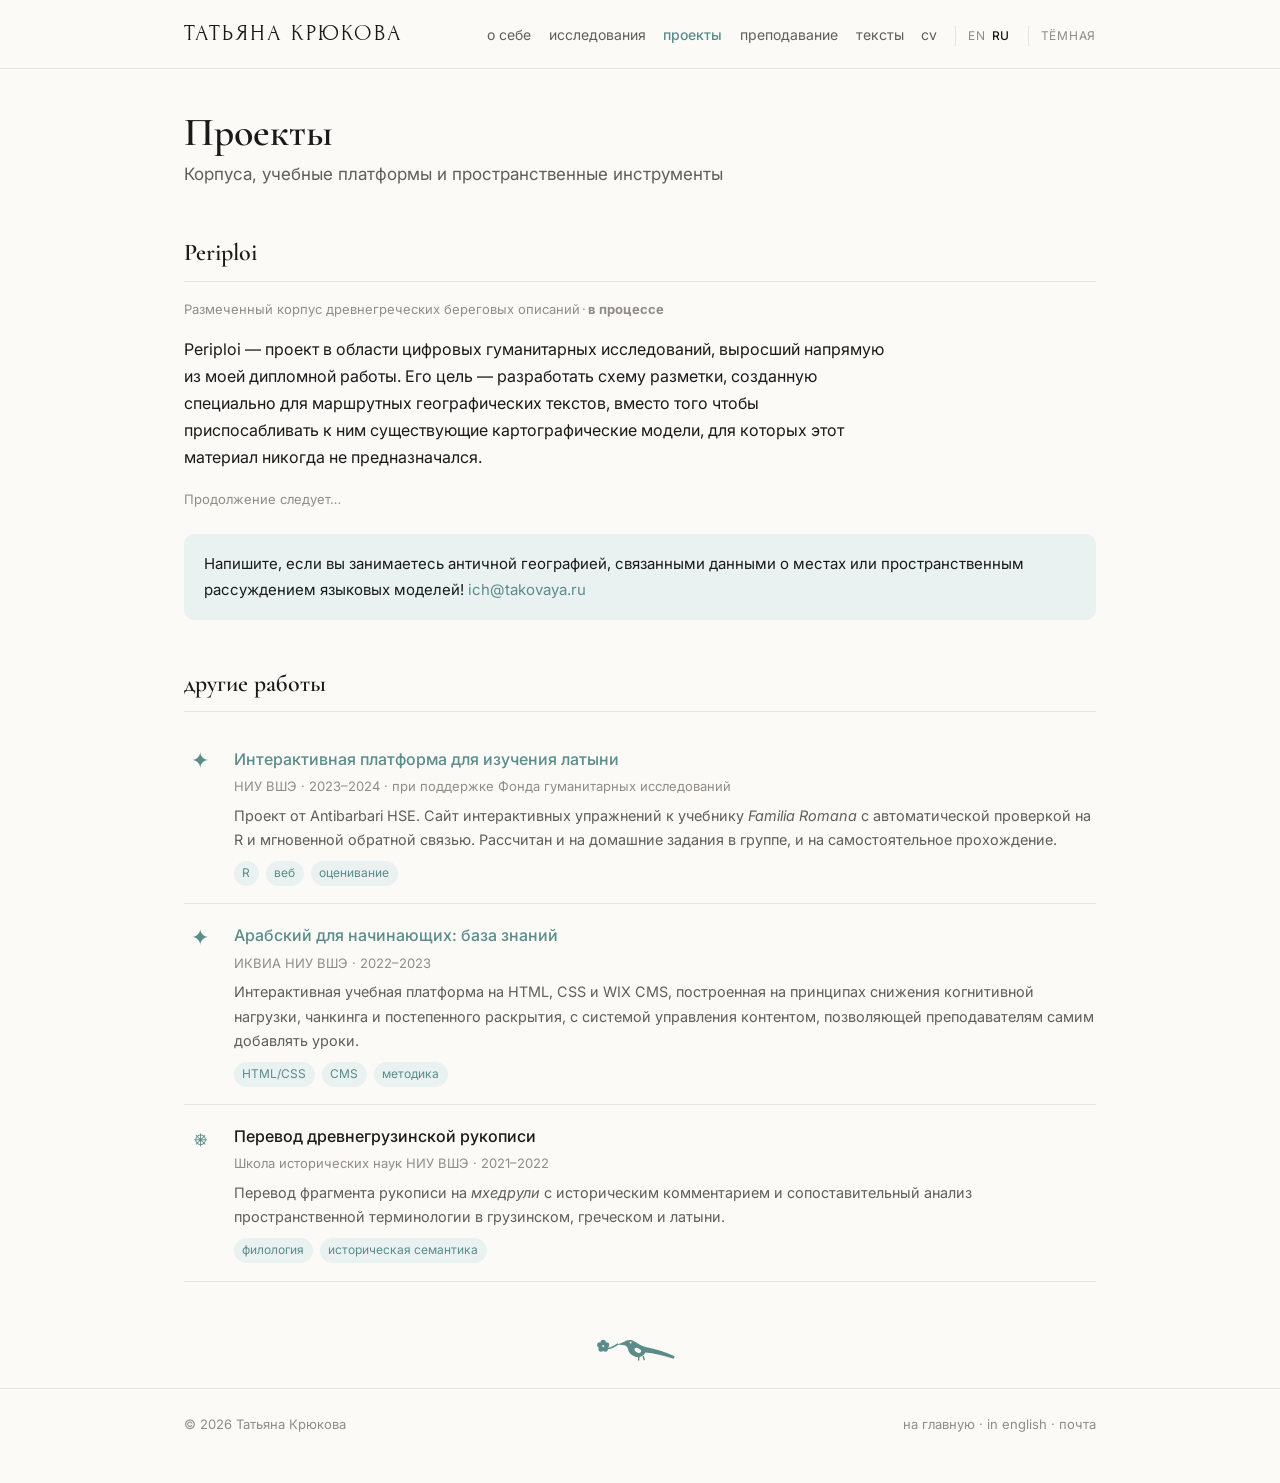
<file: ru/projects.html>
<!DOCTYPE html>
<html lang="ru">
<head>
<meta charset="utf-8">
<meta name="viewport" content="width=device-width, initial-scale=1">
<title>Проекты — Татьяна Крюкова</title>
<meta name="description" content="Корпус Periploi, интерактивная платформа для латыни, база знаний по арабскому, ГИС и когнитивная нейронаука.">
<link rel="canonical" href="https://takovaya.github.io/ru/projects.html">
<link rel="alternate" hreflang="en" href="../projects.html">
<link rel="alternate" hreflang="ru" href="projects.html">
<link rel="alternate" hreflang="x-default" href="https://takovaya.github.io/projects.html">
<link rel="preconnect" href="https://fonts.googleapis.com">
<link rel="preconnect" href="https://fonts.gstatic.com" crossorigin>
<link href="https://fonts.googleapis.com/css2?family=Cormorant+Garamond:wght@400;500;600&family=Forum&family=Inter:wght@400;500&display=swap" rel="stylesheet">
<link rel="stylesheet" href="../assets/css/style.css">
<script src="../assets/js/theme.js"></script>
</head>
<body class="branch-lab">

<header class="site-head">
  <div class="wrap">
    <a class="brand" href="index.html">ТАТЬЯНА КРЮКОВА</a>
    <nav class="nav">
      <a href="index.html">о себе</a>
      <a href="research.html">исследования</a>
      <a class="here" href="projects.html">проекты</a>
      <a href="teaching.html">преподавание</a>
      <a href="blog.html">тексты</a>
      <a href="cv.html">cv</a>
      <span class="lang"><a href="../projects.html" hreflang="en">en</a><a class="on" href="projects.html">ru</a></span>
      <button class="theme" type="button" data-theme-toggle></button>
    </nav>
  </div>
</header>

<main class="wrap">

  <h1>Проекты</h1>
  <p class="lede">Корпуса, учебные платформы и пространственные инструменты</p>

  <h2>Periploi</h2>
  <p class="small">Размеченный корпус древнегреческих береговых описаний&thinsp;·&thinsp;<strong>в процессе</strong></p>

  <p>Periploi — проект в области цифровых гуманитарных исследований, выросший напрямую из моей дипломной работы. Его цель — разработать схему разметки, созданную специально для маршрутных географических текстов, вместо того чтобы приспосабливать к ним существующие картографические модели, для которых этот материал никогда не предназначался.</p>

  <p class="small">Продолжение следует…</p>

  <div class="note">
    Напишите, если вы занимаетесь античной географией, связанными данными о местах или пространственным рассуждением языковых моделей!  <a href="mailto:ich@takovaya.ru">ich@takovaya.ru</a>
  </div>

  <h2>другие работы</h2>

  <div class="entry">
    <div class="thumb" aria-hidden="true">✦</div>
    <div>
      <p class="t"><a href="https://locusclassicus.github.io/latin_exercitia/index.html">Интерактивная платформа для изучения латыни</a></p>
      <p class="m">НИУ ВШЭ · 2023–2024 · при поддержке Фонда гуманитарных исследований</p>
      <p class="s">Проект от Antibarbari HSE. Сайт интерактивных упражнений к учебнику <em>Familia Romana</em> с автоматической проверкой на R и мгновенной обратной связью. Рассчитан и на домашние задания в группе, и на самостоятельное прохождение.</p>
      <div class="tags"><span class="tag">R</span><span class="tag">веб</span><span class="tag">оценивание</span></div>
    </div>
  </div>

  <div class="entry">
    <div class="thumb" aria-hidden="true">✦</div>
    <div>
      <p class="t"><a href="https://ich895.wixsite.com/arabicdatabase">Арабский для начинающих: база знаний</a></p>
      <p class="m">ИКВИА НИУ ВШЭ · 2022–2023</p>
      <p class="s">Интерактивная учебная платформа на HTML, CSS и WIX CMS, построенная на принципах снижения когнитивной нагрузки, чанкинга и постепенного раскрытия, с системой управления контентом, позволяющей преподавателям самим добавлять уроки.</p>
      <div class="tags"><span class="tag">HTML/CSS</span><span class="tag">CMS</span><span class="tag">методика</span></div>
    </div>
  </div>

  <div class="entry">
    <div class="thumb" aria-hidden="true">⎈</div>
    <div>
      <p class="t">Перевод древнегрузинской рукописи</p>
      <p class="m">Школа исторических наук НИУ ВШЭ · 2021–2022</p>
      <p class="s">Перевод фрагмента рукописи на <em>мхедрули</em> с историческим комментарием и сопоставительный анализ пространственной терминологии в грузинском, греческом и латыни.</p>
      <div class="tags"><span class="tag">филология</span><span class="tag">историческая семантика</span></div>
    </div>
  </div>

  <div class="rule" aria-hidden="true"></div>

</main>

<footer class="site-foot">
  <div class="wrap">
    <span>© 2026 Татьяна Крюкова</span>
    <span><a href="index.html">на главную</a> · <a href="../projects.html">in english</a> · <a href="mailto:ich@takovaya.ru">почта</a></span>
  </div>
</footer>

</body>
</html>
</file>
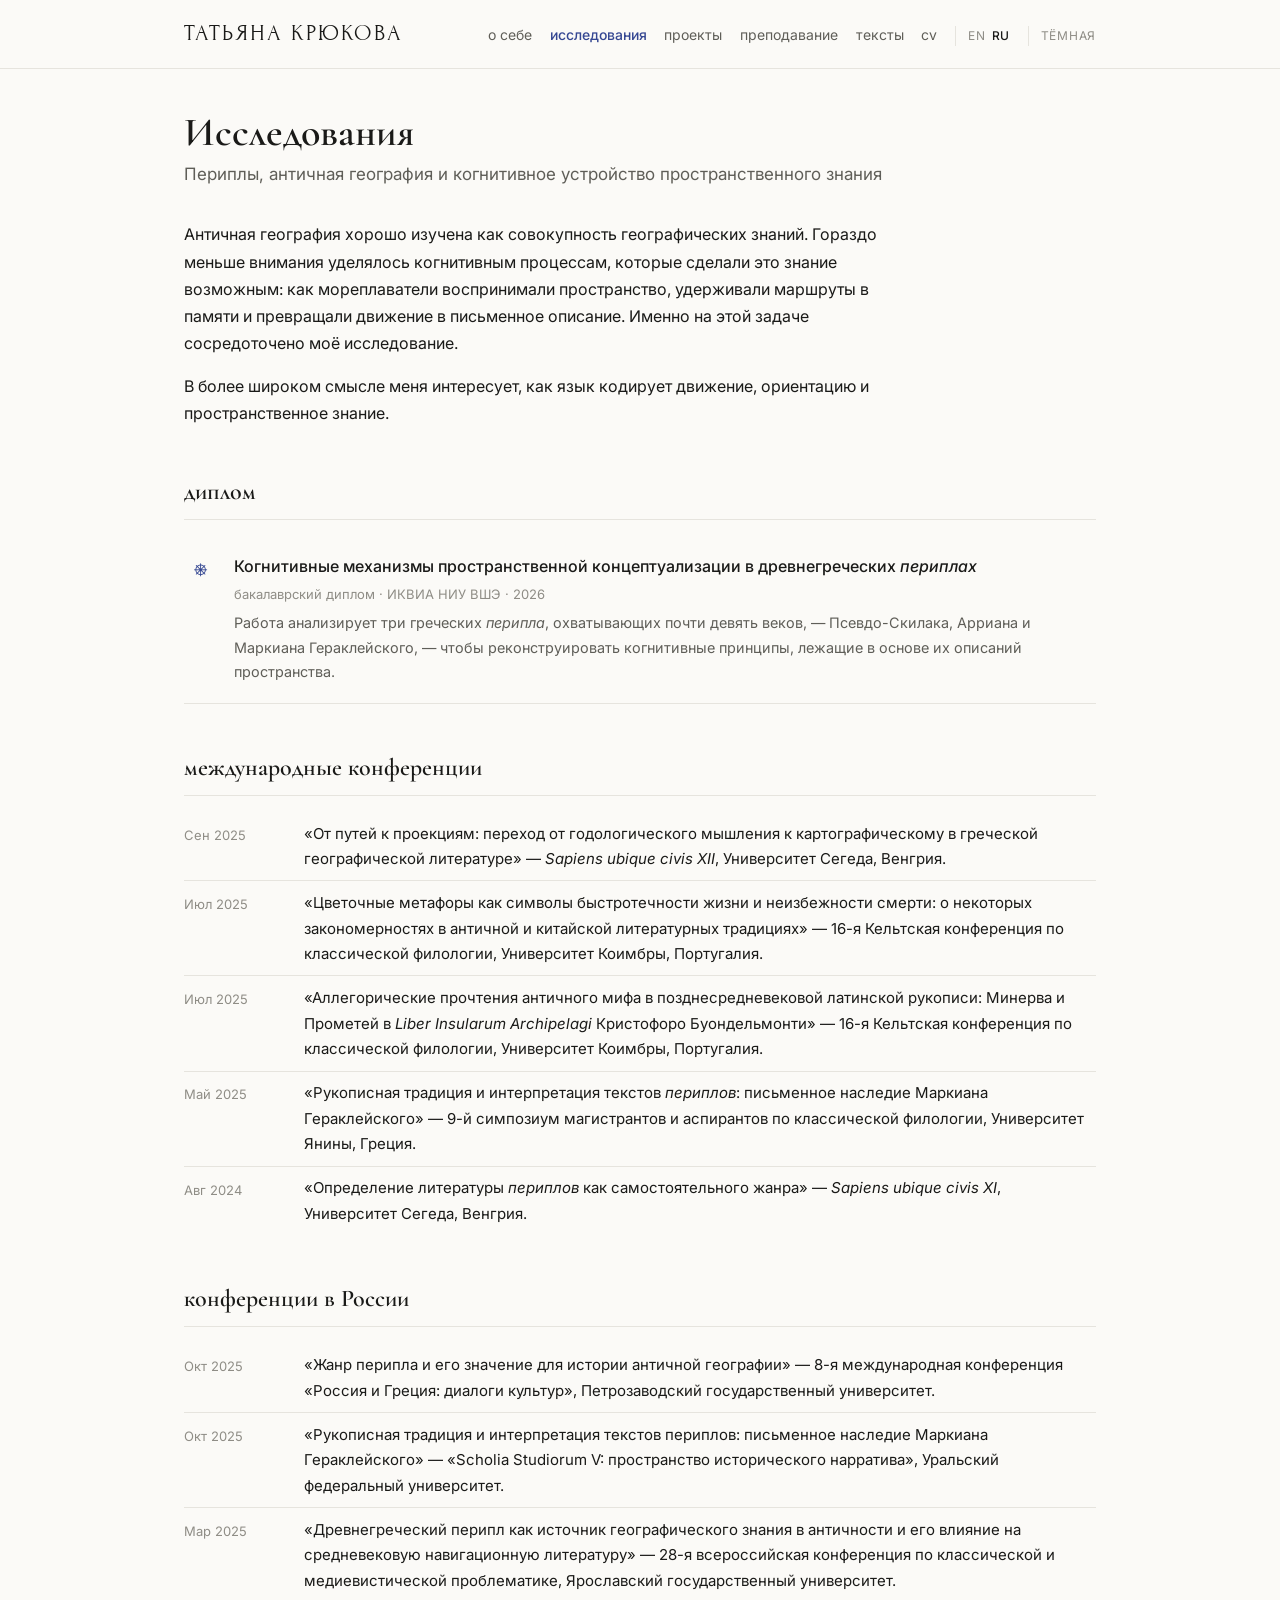
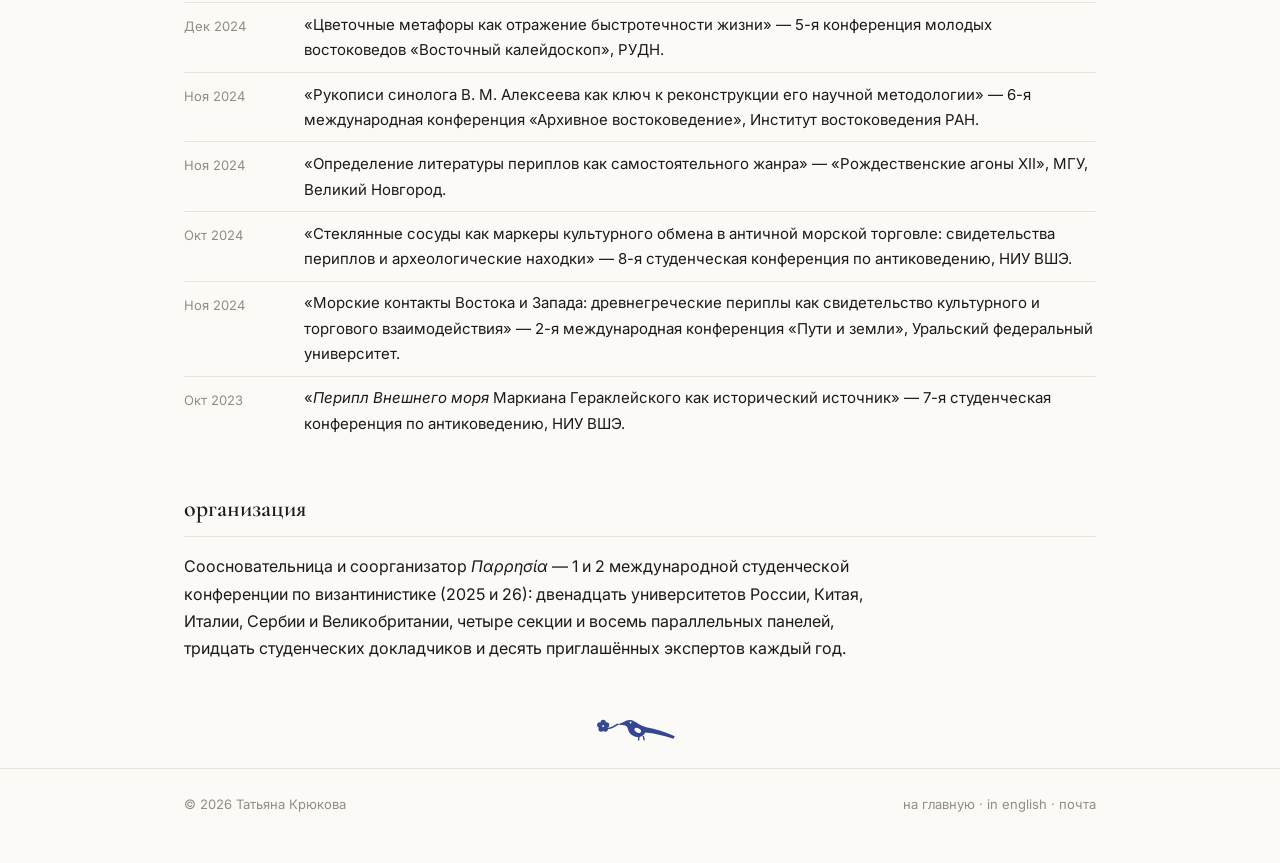
<file: ru/research.html>
<!DOCTYPE html>
<html lang="ru">
<head>
<meta charset="utf-8">
<meta name="viewport" content="width=device-width, initial-scale=1">
<title>Исследования — Татьяна Крюкова</title>
<meta name="description" content="Периплы как жанр, ходологическое и картографическое мышление, рукописная традиция Маркиана Гераклейского.">
<link rel="canonical" href="https://takovaya.github.io/ru/research.html">
<link rel="alternate" hreflang="en" href="../research.html">
<link rel="alternate" hreflang="ru" href="research.html">
<link rel="alternate" hreflang="x-default" href="https://takovaya.github.io/research.html">
<link rel="preconnect" href="https://fonts.googleapis.com">
<link rel="preconnect" href="https://fonts.gstatic.com" crossorigin>
<link href="https://fonts.googleapis.com/css2?family=Cormorant+Garamond:wght@400;500;600&family=Forum&family=Inter:wght@400;500&display=swap" rel="stylesheet">
<link rel="stylesheet" href="../assets/css/style.css">
<script src="../assets/js/theme.js"></script>
</head>
<body class="branch-research">

<header class="site-head">
  <div class="wrap">
    <a class="brand" href="index.html">ТАТЬЯНА КРЮКОВА</a>
    <nav class="nav">
      <a href="index.html">о себе</a>
      <a class="here" href="research.html">исследования</a>
      <a href="projects.html">проекты</a>
      <a href="teaching.html">преподавание</a>
      <a href="blog.html">тексты</a>
      <a href="cv.html">cv</a>
      <span class="lang"><a href="../research.html" hreflang="en">en</a><a class="on" href="research.html">ru</a></span>
      <button class="theme" type="button" data-theme-toggle></button>
    </nav>
  </div>
</header>

<main class="wrap">

  <h1>Исследования</h1>
  <p class="lede">Периплы, античная география и когнитивное устройство пространственного знания</p>

  <p>Античная география хорошо изучена как совокупность географических знаний. Гораздо меньше внимания уделялось когнитивным процессам, которые сделали это знание возможным: как мореплаватели воспринимали пространство, удерживали маршруты в памяти и превращали движение в письменное описание. Именно на этой задаче сосредоточено моё исследование.</p>

  <p>В более широком смысле меня интересует, как язык кодирует движение, ориентацию и пространственное знание.</p>

  <h2>диплом</h2>

  <div class="entry">
    <div class="thumb" aria-hidden="true">⎈</div>
    <div>
      <p class="t">Когнитивные механизмы пространственной концептуализации в древнегреческих <em>периплах</em></p>
      <p class="m">бакалаврский диплом · ИКВИА НИУ ВШЭ · 2026</p>
      <p class="s">Работа анализирует три греческих <em>перипла</em>, охватывающих почти девять веков, — Псевдо-Скилака, Арриана и Маркиана Гераклейского, — чтобы реконструировать когнитивные принципы, лежащие в основе их описаний пространства.</p>
    </div>
  </div>

  <h2>международные конференции</h2>
  <ul class="news">
    <li><time>Сен 2025</time><span>«От путей к проекциям: переход от годологического мышления к картографическому в греческой географической литературе» — <em>Sapiens ubique civis XII</em>, Университет Сегеда, Венгрия.</span></li>
    <li><time>Июл 2025</time><span>«Цветочные метафоры как символы быстротечности жизни и неизбежности смерти: о некоторых закономерностях в античной и китайской литературных традициях» — 16-я Кельтская конференция по классической филологии, Университет Коимбры, Португалия.</span></li>
    <li><time>Июл 2025</time><span>«Аллегорические прочтения античного мифа в позднесредневековой латинской рукописи: Минерва и Прометей в <em>Liber Insularum Archipelagi</em> Кристофоро Буондельмонти» — 16-я Кельтская конференция по классической филологии, Университет Коимбры, Португалия.</span></li>
    <li><time>Май 2025</time><span>«Рукописная традиция и интерпретация текстов <em>периплов</em>: письменное наследие Маркиана Гераклейского» — 9-й симпозиум магистрантов и аспирантов по классической филологии, Университет Янины, Греция.</span></li>
    <li><time>Авг 2024</time><span>«Определение литературы <em>периплов</em> как самостоятельного жанра» — <em>Sapiens ubique civis XI</em>, Университет Сегеда, Венгрия.</span></li>
  </ul>

  <h2>конференции в России</h2>
  <ul class="news">
    <li><time>Окт 2025</time><span>«Жанр перипла и его значение для истории античной географии» — 8-я международная конференция «Россия и Греция: диалоги культур», Петрозаводский государственный университет.</span></li>
    <li><time>Окт 2025</time><span>«Рукописная традиция и интерпретация текстов периплов: письменное наследие Маркиана Гераклейского» — «Scholia Studiorum V: пространство исторического нарратива», Уральский федеральный университет.</span></li>
    <li><time>Мар 2025</time><span>«Древнегреческий перипл как источник географического знания в античности и его влияние на средневековую навигационную литературу» — 28-я всероссийская конференция по классической и медиевистической проблематике, Ярославский государственный университет.</span></li>
    <li><time>Дек 2024</time><span>«Цветочные метафоры как отражение быстротечности жизни» — 5-я конференция молодых востоковедов «Восточный калейдоскоп», РУДН.</span></li>
    <li><time>Ноя 2024</time><span>«Рукописи синолога В. М. Алексеева как ключ к реконструкции его научной методологии» — 6-я международная конференция «Архивное востоковедение», Институт востоковедения РАН.</span></li>
    <li><time>Ноя 2024</time><span>«Определение литературы периплов как самостоятельного жанра» — «Рождественские агоны XII», МГУ, Великий Новгород.</span></li>
    <li><time>Окт 2024</time><span>«Стеклянные сосуды как маркеры культурного обмена в античной морской торговле: свидетельства периплов и археологические находки» — 8-я студенческая конференция по антиковедению, НИУ ВШЭ.</span></li>
    <li><time>Ноя 2024</time><span>«Морские контакты Востока и Запада: древнегреческие периплы как свидетельство культурного и торгового взаимодействия» — 2-я международная конференция «Пути и земли», Уральский федеральный университет.</span></li>
    <li><time>Окт 2023</time><span>«<em>Перипл Внешнего моря</em> Маркиана Гераклейского как исторический источник» — 7-я студенческая конференция по антиковедению, НИУ ВШЭ.</span></li>
  </ul>

  <h2>организация</h2>
  <p>Соосновательница и соорганизатор <em>Παρρησία</em> — 1 и 2 международной студенческой конференции по византинистике (2025 и 26): двенадцать университетов России, Китая, Италии, Сербии и Великобритании, четыре секции и восемь параллельных панелей, тридцать студенческих докладчиков и десять приглашённых экспертов каждый год.</p>

  <div class="rule" aria-hidden="true"></div>

</main>

<footer class="site-foot">
  <div class="wrap">
    <span>© 2026 Татьяна Крюкова</span>
    <span><a href="index.html">на главную</a> · <a href="../research.html">in english</a> · <a href="mailto:ich@takovaya.ru">почта</a></span>
  </div>
</footer>

</body>
</html>
</file>
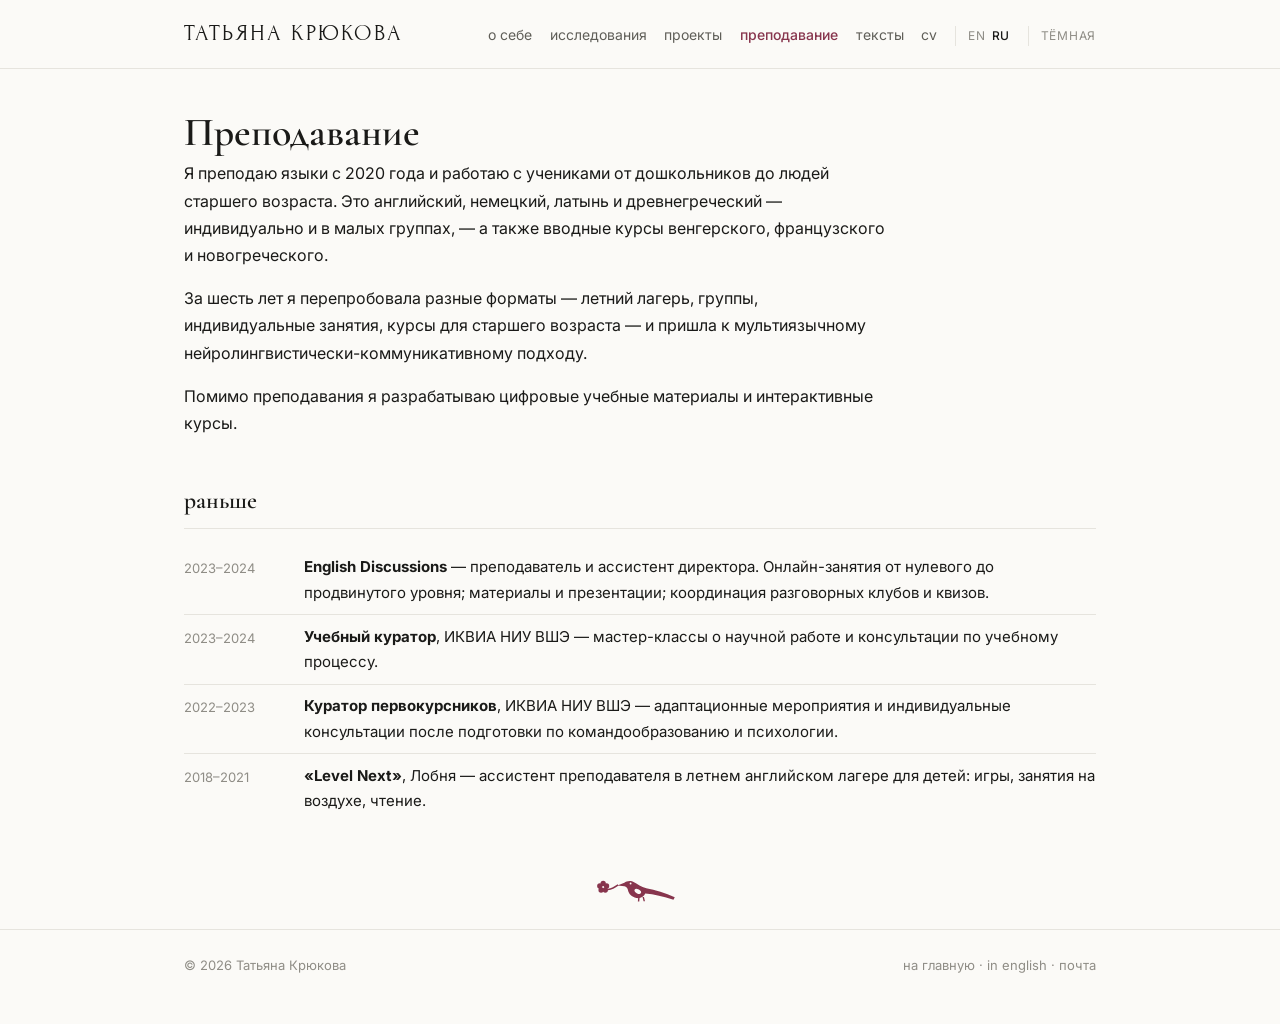
<file: ru/teaching.html>
<!DOCTYPE html>
<html lang="ru">
<head>
<meta charset="utf-8">
<meta name="viewport" content="width=device-width, initial-scale=1">
<title>Преподавание — Татьяна Крюкова</title>
<meta name="description" content="Преподавание языков и методика: латынь, древнегреческий и новогреческий, английский и немецкий — от дошкольников до пожилых учеников.">
<link rel="canonical" href="https://takovaya.github.io/ru/teaching.html">
<link rel="alternate" hreflang="en" href="../teaching.html">
<link rel="alternate" hreflang="ru" href="teaching.html">
<link rel="alternate" hreflang="x-default" href="https://takovaya.github.io/teaching.html">
<link rel="preconnect" href="https://fonts.googleapis.com">
<link rel="preconnect" href="https://fonts.gstatic.com" crossorigin>
<link href="https://fonts.googleapis.com/css2?family=Cormorant+Garamond:wght@400;500;600&family=Forum&family=Inter:wght@400;500&display=swap" rel="stylesheet">
<link rel="stylesheet" href="../assets/css/style.css">
<script src="../assets/js/theme.js"></script>
</head>
<body class="branch-schola">

<header class="site-head">
  <div class="wrap">
    <a class="brand" href="index.html">ТАТЬЯНА КРЮКОВА</a>
    <nav class="nav">
      <a href="index.html">о себе</a>
      <a href="research.html">исследования</a>
      <a href="projects.html">проекты</a>
      <a class="here" href="teaching.html">преподавание</a>
      <a href="blog.html">тексты</a>
      <a href="cv.html">cv</a>
      <span class="lang"><a href="../teaching.html" hreflang="en">en</a><a class="on" href="teaching.html">ru</a></span>
      <button class="theme" type="button" data-theme-toggle></button>
    </nav>
  </div>
</header>

<main class="wrap">

  <h1>Преподавание</h1>
  <p>Я преподаю языки с 2020 года и работаю с учениками от дошкольников до людей старшего возраста. Это английский, немецкий, латынь и древнегреческий — индивидуально и в малых группах, — а также вводные курсы венгерского, французского и новогреческого.</p>

  <p>За шесть лет я перепробовала разные форматы — летний лагерь, группы, индивидуальные занятия, курсы для старшего возраста — и пришла к мультиязычному нейролингвистически-коммуникативному подходу.</p>

  <p>Помимо преподавания я разрабатываю цифровые учебные материалы и интерактивные курсы.</p>

  <h2>раньше</h2>
  <ul class="news">
    <li><time>2023–2024</time><span><strong>English Discussions</strong> — преподаватель и ассистент директора. Онлайн-занятия от нулевого до продвинутого уровня; материалы и презентации; координация разговорных клубов и квизов.</span></li>
    <li><time>2023–2024</time><span><strong>Учебный куратор</strong>, ИКВИА НИУ ВШЭ — мастер-классы о научной работе и консультации по учебному процессу.</span></li>
    <li><time>2022–2023</time><span><strong>Куратор первокурсников</strong>, ИКВИА НИУ ВШЭ — адаптационные мероприятия и индивидуальные консультации после подготовки по командообразованию и психологии.</span></li>
    <li><time>2018–2021</time><span><strong>«Level Next»</strong>, Лобня — ассистент преподавателя в летнем английском лагере для детей: игры, занятия на воздухе, чтение.</span></li>
  </ul>

  <div class="rule" aria-hidden="true"></div>

</main>

<footer class="site-foot">
  <div class="wrap">
    <span>© 2026 Татьяна Крюкова</span>
    <span><a href="index.html">на главную</a> · <a href="../teaching.html">in english</a> · <a href="mailto:ich@takovaya.ru">почта</a></span>
  </div>
</footer>

</body>
</html>
</file>
<file: assets/css/style.css>
:root {
  --c-academia: #354792;
  --c-digital:  #5b8c89;
  --c-teaching: #87354d;
  --c-soft:     #8285b8;

  --paper: #fbfaf7;
  --card:  #ffffff;
  --ink:   #1a1a18;
  --ink-2: #5f5e58;
  --ink-3: #8f8d86;
  --rule:  #e6e4de;
  --tint:  #f1efe9;

  --accent:    var(--c-academia);
  --accent-bg: #eceefa;

  --measure: 60rem;
  --measure-text: 44rem;
  --font-display: "Cormorant Garamond", Georgia, serif;
  --font-brand: "Forum", "Cormorant Garamond", Georgia, serif;
  --font-body: "Inter", -apple-system, BlinkMacSystemFont, "Segoe UI", sans-serif;
}

body.branch-research { --accent: var(--c-academia); --accent-bg: #eceefa; }
body.branch-lab      { --accent: var(--c-digital);  --accent-bg: #e9f2f1; }
body.branch-schola   { --accent: var(--c-teaching); --accent-bg: #f7eaee; }
body.branch-writing  { --accent: var(--c-soft);     --accent-bg: #eeeef7; }

:root[data-theme="dark"] {
  --paper: #16161a;
  --card:  #1e1e23;
  --ink:   #eceae4;
  --ink-2: #a9a7a0;
  --ink-3: #7c7a74;
  --rule:  #2f2f36;
  --tint:  #24242b;

  --c-academia: #8f9ce0;
  --c-digital:  #7fc0bb;
  --c-teaching: #d98ba3;
  --c-soft:     #a8abd8;
  --accent-bg:  #24242e;
}
:root[data-theme="dark"] body.branch-research { --accent-bg: #202436; }
:root[data-theme="dark"] body.branch-lab      { --accent-bg: #1c2a29; }
:root[data-theme="dark"] body.branch-schola   { --accent-bg: #2e1f26; }
:root[data-theme="dark"] body.branch-writing  { --accent-bg: #232430; }

*, *::before, *::after { box-sizing: border-box; }

body {
  margin: 0;
  background: var(--paper);
  color: var(--ink);
  font-family: var(--font-body);
  font-size: 16px;
  line-height: 1.7;
  -webkit-font-smoothing: antialiased;
}

.wrap { max-width: var(--measure); margin: 0 auto; padding: 0 1.5rem; }

a { color: var(--accent); text-decoration: none; border-bottom: 1px solid transparent; }
a:hover { border-bottom-color: var(--accent); }

.site-head {
  border-bottom: 1px solid var(--rule);
  padding: 1.25rem 0;
  margin-bottom: 2.5rem;
}
.site-head .wrap {
  display: flex; flex-wrap: wrap; gap: 0.75rem 1.5rem;
  align-items: baseline; justify-content: space-between;
}
.brand {
  font-family: var(--font-brand);
  font-size: 1.45rem; font-weight: 400;
  letter-spacing: 0.09em; line-height: 1.2;
  color: var(--ink); border: 0;
}
.brand:hover { border: 0; color: var(--accent); }

.nav { display: flex; flex-wrap: wrap; align-items: baseline; gap: 1.1rem; font-size: 0.875rem; }
.nav a { color: var(--ink-2); border: 0; }
.nav a:hover { color: var(--accent); }
.nav a.here { color: var(--accent); font-weight: 500; }

.lang { display: inline-flex; gap: 0.4rem; align-items: baseline; padding-left: 0.75rem; border-left: 1px solid var(--rule); font-size: 0.75rem; letter-spacing: 0.06em; }
.lang a { color: var(--ink-3); border: 0; text-transform: uppercase; }
.lang a:hover { color: var(--accent); }
.lang a.on { color: var(--ink); font-weight: 500; }

.theme {
  font: inherit; font-size: 0.75rem; letter-spacing: 0.06em; text-transform: uppercase;
  color: var(--ink-3); background: none; border: 0; padding: 0 0 0 0.75rem;
  border-left: 1px solid var(--rule); cursor: pointer; line-height: inherit;
}
.theme:hover { color: var(--accent); }
.theme:focus-visible { outline: 2px solid var(--accent); outline-offset: 3px; border-radius: 2px; }

h1 {
  font-family: var(--font-display);
  font-size: 2.5rem; font-weight: 600; line-height: 1.15;
  margin: 0 0 0.35rem;
}
h2 {
  font-family: var(--font-display);
  font-size: 1.5rem; font-weight: 600;
  margin: 2.75rem 0 1rem;
  padding-bottom: 0.4rem;
  border-bottom: 1px solid var(--rule);
}
h3 { font-size: 1.0625rem; font-weight: 500; margin: 1.75rem 0 0.4rem; }
.lede { color: var(--ink-2); font-size: 1.0625rem; margin: 0 0 2rem; }
.small { font-size: 0.8125rem; color: var(--ink-3); }
p { margin: 0 0 1rem; }

main > p, main > blockquote, main > ul:not(.news) { max-width: var(--measure-text); }
main > p.lede { max-width: none; }
.intro > div > p { max-width: 34rem; }

.intro { display: grid; grid-template-columns: minmax(0,1fr) 310px; gap: 2.5rem; align-items: start; }
.portrait {
  width: 310px; aspect-ratio: 4/5; object-fit: cover;
  border-radius: 6px; background: var(--tint); display: block;
}
.links { display: flex; flex-wrap: wrap; gap: 0.5rem 1.1rem; font-size: 0.875rem; margin-top: 1.25rem; }
.links a { color: var(--ink-2); border: 0; }
.links a:hover { color: var(--accent); }

.news { list-style: none; padding: 0; margin: 0; font-size: 0.9375rem; }
.news li { display: grid; grid-template-columns: 6.5rem minmax(0,1fr); gap: 1rem; padding: 0.55rem 0; border-bottom: 1px solid var(--rule); }
.news li:last-child { border-bottom: 0; }
.news time { color: var(--ink-3); font-size: 0.8125rem; padding-top: 0.2rem; }

.branches { display: grid; grid-template-columns: repeat(auto-fit, minmax(180px,1fr)); gap: 1rem; margin: 1.5rem 0 0; }
.branch {
  display: block; padding: 1.1rem 1.2rem; border-radius: 10px;
  border: 1px solid var(--rule); border-top: 3px solid var(--bc);
  background: var(--card); color: var(--ink);
}
.branch:hover { border-color: var(--bc); border-top-color: var(--bc); }
.branch .k { font-size: 0.6875rem; letter-spacing: 0.14em; text-transform: uppercase; color: var(--bc); }
.branch .t { font-family: var(--font-display); font-size: 1.25rem; font-weight: 600; margin: 0.4rem 0 0.3rem; }
.branch .d { font-size: 0.8125rem; color: var(--ink-2); line-height: 1.55; }
.b-research { --bc: var(--c-academia); }
.b-lab      { --bc: var(--c-digital); }
.b-schola   { --bc: var(--c-teaching); }

.entry { display: grid; grid-template-columns: 2rem minmax(0,1fr); gap: 1.1rem; padding: 1.1rem 0; border-bottom: 1px solid var(--rule); }
.entry:last-child { border-bottom: 0; }
.thumb {
  width: 2rem; height: 2rem;
  display: flex; align-items: center; justify-content: center;
  font-family: var(--font-display); font-size: 1.4rem; line-height: 1;
  color: var(--accent); user-select: none;
}
.entry .t { font-weight: 500; margin: 0 0 0.15rem; }
.entry .m { font-size: 0.8125rem; color: var(--ink-3); margin: 0 0 0.4rem; }
.entry .s { font-size: 0.9rem; color: var(--ink-2); margin: 0; }
.tags { display: flex; flex-wrap: wrap; gap: 0.4rem; margin-top: 0.5rem; }
.tags.loose { margin-top: 1.25rem; }
.tag {
  font-size: 0.75rem; padding: 0.15rem 0.55rem; border-radius: 999px;
  background: var(--accent-bg); color: var(--accent); border: 0;
}
a.tag:hover { border: 0; opacity: 0.75; }

.note {
  background: var(--accent-bg); border-radius: 10px;
  padding: 1.1rem 1.25rem; margin: 1.5rem 0; font-size: 0.9375rem;
}
.note strong { font-weight: 500; }

blockquote {
  margin: 1.5rem 0; padding: 0.25rem 0 0.25rem 1.1rem;
  border-left: 2px solid var(--c-soft);
  color: var(--ink-2); font-family: var(--font-display); font-size: 1.15rem;
}

.rule { height: 30px; margin: 3.25rem auto 0; }
@supports ((-webkit-mask-image: url("../img/ornament.svg")) or (mask-image: url("../img/ornament.svg"))) {
  .rule {
    width: 96px;
    background-color: var(--accent);
    -webkit-mask: url("../img/ornament.svg") no-repeat center / contain;
    mask: url("../img/ornament.svg") no-repeat center / contain;
  }
}

.site-foot {
  margin-top: 1.5rem; padding: 1.5rem 0 3rem;
  border-top: 1px solid var(--rule);
  font-size: 0.8125rem; color: var(--ink-3);
}
.site-foot .wrap {
  display: flex; flex-wrap: wrap; gap: 0.5rem 1.25rem; justify-content: space-between;
}
.site-foot a { color: var(--ink-3); }

@media (max-width: 640px) {
  h1 { font-size: 2rem; }
  .intro { grid-template-columns: 1fr; }
  .portrait { width: 100%; max-width: 280px; }
  .news li { grid-template-columns: 1fr; gap: 0.15rem; padding: 0.7rem 0; }
  .entry { grid-template-columns: 1.6rem minmax(0,1fr); gap: 0.85rem; }
  .thumb { width: 1.6rem; height: 1.6rem; font-size: 1.2rem; }
}
</file>
